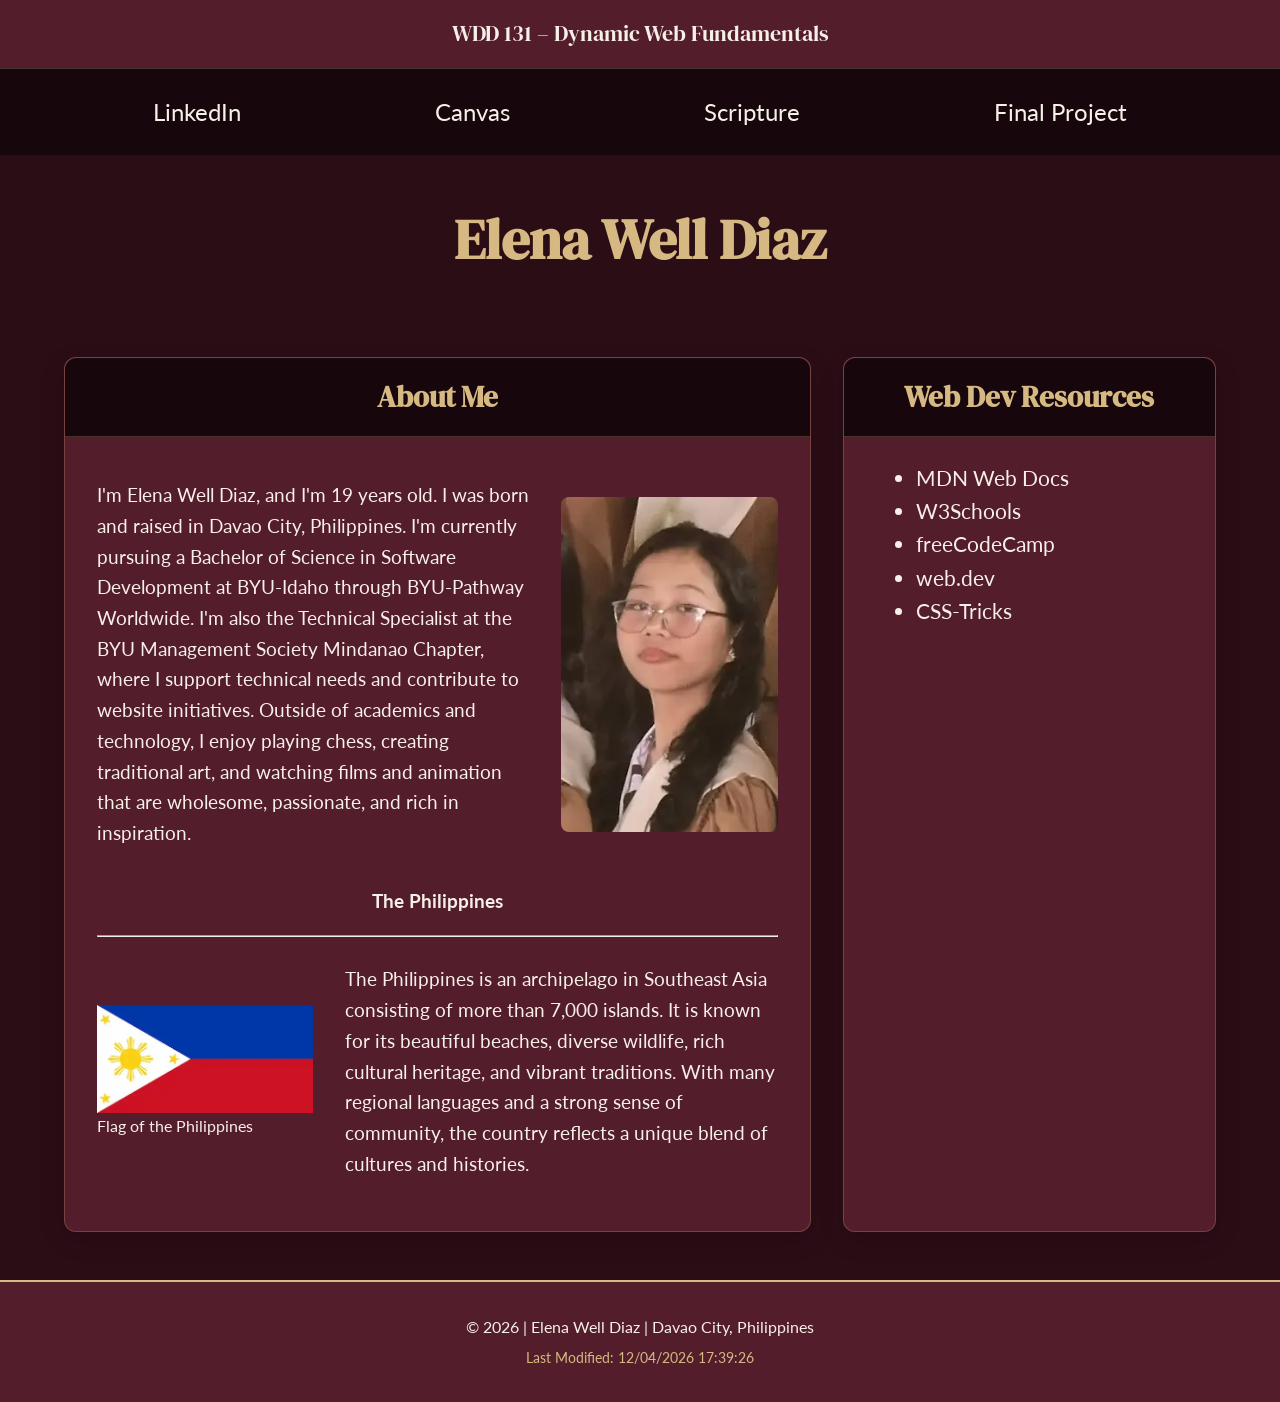
<file: index.html>
<!DOCTYPE html>
<html lang="en">
<head>
    <meta charset="UTF-8">
    <meta name="viewport" content="width=device-width, initial-scale=1.0">
    <meta name="description" content="A personal website by Elena Well Diaz for WDD 131 – Dynamic Web Fundamentals, featuring an introduction, location, and web development resources.">
    <meta name="author" content="Elena Well Diaz">
    <title>WDD 131 – Dynamic Web Fundamentals – Elena Well Diaz</title>

    <link rel="preconnect" href="https://fonts.googleapis.com">
    <link rel="preconnect" href="https://fonts.gstatic.com" crossorigin>
    <link href="https://fonts.googleapis.com/css2?family=DM+Serif+Display&family=Lato:wght@400;700&display=swap" rel="stylesheet">

    <link rel="stylesheet" href="styles/base.css">
    <script src="scripts/getdates.js" defer></script>
</head>
<body>
    <header>
        <span id="course-title">WDD 131 – Dynamic Web Fundamentals</span>

        <nav>
            <a href="https://www.linkedin.com/in/elena-well-diaz-121320391/">LinkedIn</a>
            <a href="https://byupw.instructure.com/">Canvas</a>
            <a href="https://www.churchofjesuschrist.org/study/scriptures">Scripture</a>
            <a href="#">Final Project</a>
        </nav>
    </header>

    <main>
        <h1>Elena Well Diaz</h1>

        <section class="card">
            <h2>About Me</h2>

            <div class="about-layout">
                <p>I'm Elena Well Diaz, and I'm 19 years old. I was born and raised in Davao City, Philippines. I'm currently pursuing a Bachelor of Science in Software Development at BYU-Idaho through BYU-Pathway Worldwide.
                    I'm also the Technical Specialist at the BYU Management Society Mindanao Chapter, where I support technical needs and contribute to website initiatives.
                    Outside of academics and technology, I enjoy playing chess, creating traditional art, and watching films and animation that are wholesome, passionate, and rich in inspiration.</p>

                <img src="images/my-profile.webp" alt="Profile photo of Elena Well Diaz">
            </div>

            <h3>The Philippines</h3>
            <hr>

            <div class="country-layout">
                <figure>
                    <img src="images/ph-flag.webp" alt="Flag of the Philippines">
                    <figcaption>Flag of the Philippines</figcaption>
                </figure>

                <p>The Philippines is an archipelago in Southeast Asia consisting of more than 7,000 islands.
                    It is known for its beautiful beaches, diverse wildlife, rich cultural heritage, and vibrant traditions.
                    With many regional languages and a strong sense of community, the country reflects a unique blend of cultures and histories.</p>
            </div>
        </section>

        <section class="card">
            <h2>Web Dev Resources</h2>

            <ul>
                <li>
                    <a href="https://developer.mozilla.org/en-US/">MDN Web Docs</a>
                </li>
                <li>
                    <a href="https://www.w3schools.com">W3Schools</a>
                </li>
                <li>
                    <a href="https://www.freecodecamp.org/">freeCodeCamp</a>
                </li>
                <li>
                    <a href="https://web.dev/">web.dev</a>
                </li>
                <li>
                    <a href="https://css-tricks.com/">CSS-Tricks</a>
                </li>
            </ul>
        </section>
    </main>

    <footer>
        <p>
            &copy; <span id="currentyear"></span>
          | Elena Well Diaz | Davao City, Philippines
        </p>
        <p id="lastModified"></p>
    </footer>
</body>
</html>
</file>
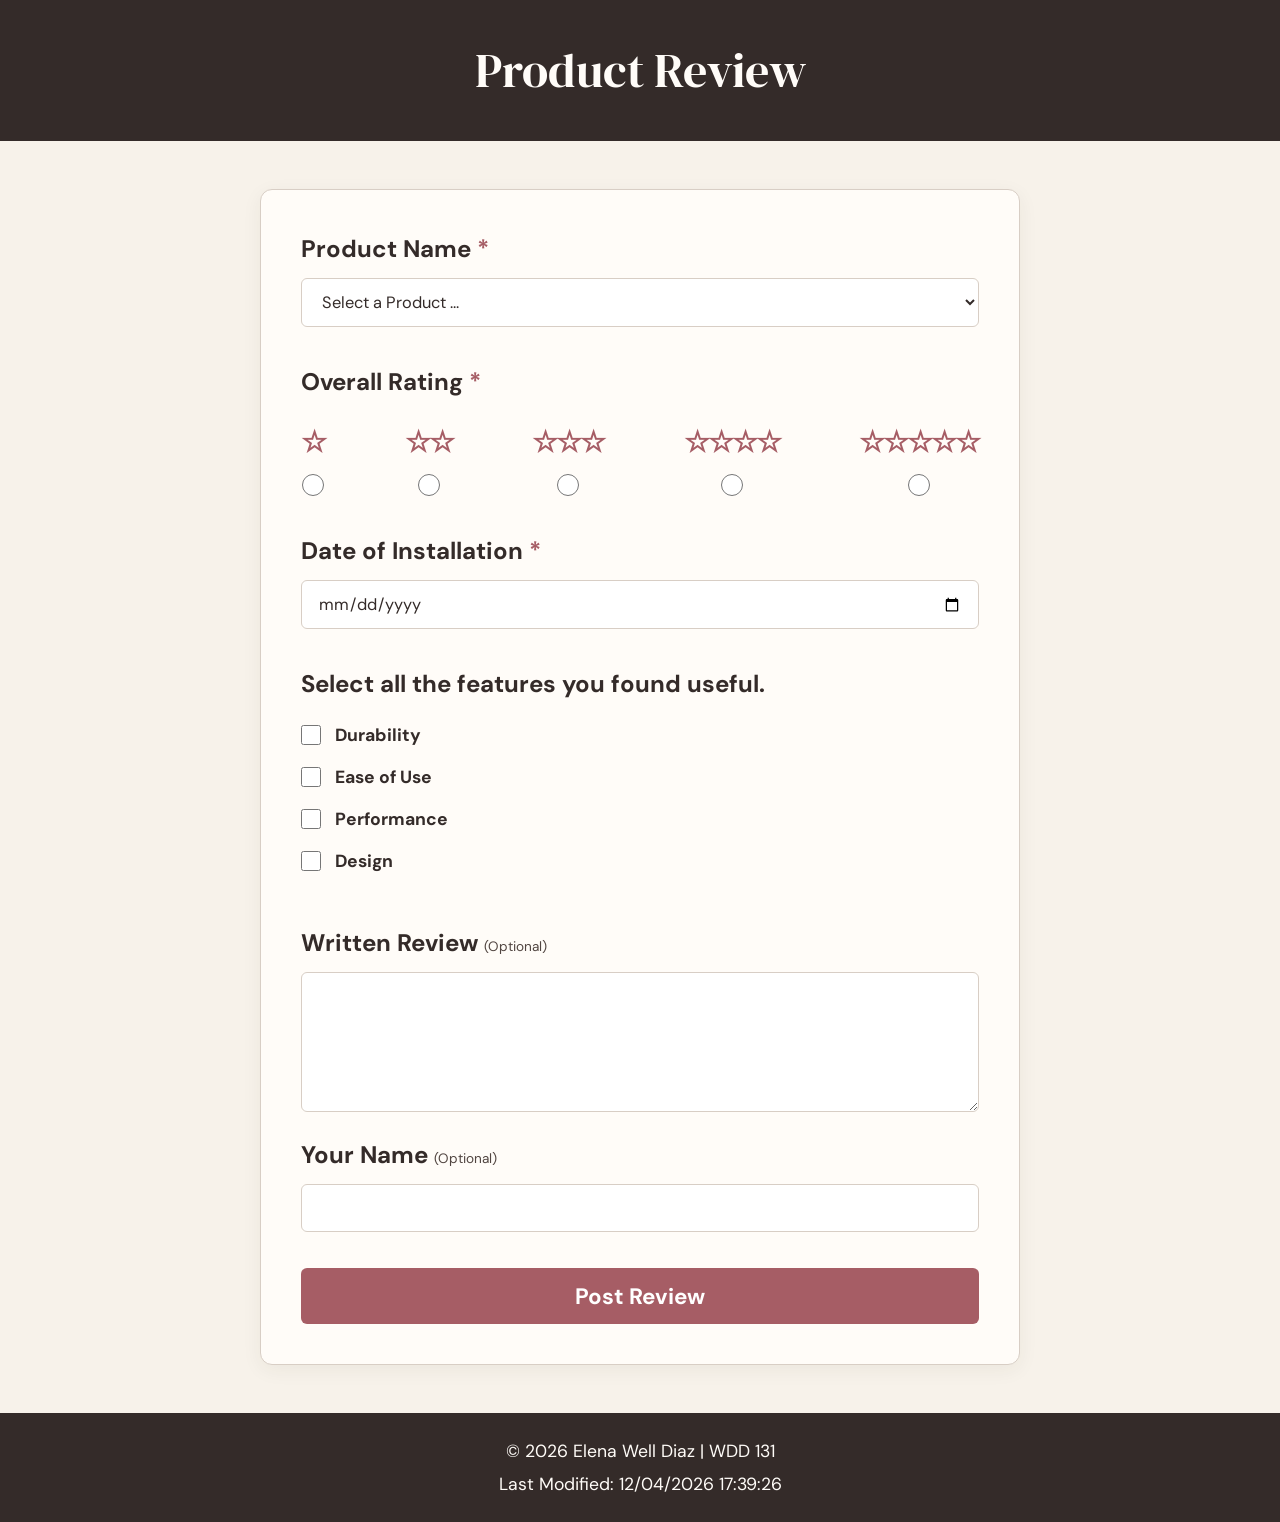
<file: form.html>
<!DOCTYPE html>
<html lang="en">
<head>
    <meta charset="UTF-8">
    <meta name="viewport" content="width=device-width, initial-scale=1.0">
    <meta name="description" content="Share your experience with a product by submitting a review.">
    <meta name="author" content="Elena Well Diaz">

    <title>Product Review | Elena Well Diaz</title>

    <link rel="preconnect" href="https://fonts.googleapis.com">
    <link rel="preconnect" href="https://fonts.gstatic.com" crossorigin>
    <link href="https://fonts.googleapis.com/css2?family=DM+Sans:wght@400;500;600;700&family=DM+Serif+Display&display=swap" rel="stylesheet">

    <link rel="stylesheet" href="styles/form.css">
    <script src="scripts/form.js" defer></script>
</head>

<body>
    <header>
        <h1>Product Review</h1>
    </header>

    <main>
        <form method="get" action="review.html">

            <fieldset>
                <label for="productName">Product Name</label>
                <select id="productName" name="productName" required>
                    <option value="" disabled selected>Select a Product ...</option>
                </select>
            </fieldset>

            <fieldset>
                <legend>Overall Rating</legend>

                <div class="rating-options">
                    <div>
                        <input type="radio" id="rating1" name="rating" value="1" required>
                        <label for="rating1">☆</label>
                    </div>

                    <div>
                        <input type="radio" id="rating2" name="rating" value="2" required>
                        <label for="rating2">☆☆</label>
                    </div>

                    <div>
                        <input type="radio" id="rating3" name="rating" value="3" required>
                        <label for="rating3">☆☆☆</label>
                    </div>

                    <div>
                        <input type="radio" id="rating4" name="rating" value="4" required>
                        <label for="rating4">☆☆☆☆</label>
                    </div>

                    <div>
                        <input type="radio" id="rating5" name="rating" value="5" required>
                        <label for="rating5">☆☆☆☆☆</label>
                    </div>
                </div>
            </fieldset>

            <fieldset>
                <label for="installationDate">Date of Installation</label>
                <input type="date" id="installationDate" name="installationDate" required>
            </fieldset>

            <fieldset class="features-fieldset">
                <legend>Select all the features you found useful.</legend>

                <div class="feature-option">
                    <input type="checkbox" id="durability" name="features" value="Durability">
                    <label for="durability">Durability</label>
                </div>

                <div class="feature-option">
                    <input type="checkbox" id="easeOfUse" name="features" value="Ease of Use">
                    <label for="easeOfUse">Ease of Use</label>
                </div>

                <div class="feature-option">
                    <input type="checkbox" id="performance" name="features" value="Performance">
                    <label for="performance">Performance</label>
                </div>

                <div class="feature-option">
                    <input type="checkbox" id="design" name="features" value="Design">
                    <label for="design">Design</label>
                </div>
            </fieldset>

            <fieldset>
                <label for="writtenReview">Written Review <span>(Optional)</span></label>
                <textarea id="writtenReview" name="writtenReview" rows="5"></textarea>

                <label for="userName">Your Name <span>(Optional)</span></label>
                <input type="text" id="userName" name="userName">
            </fieldset>

            <input type="submit" value="Post Review">

        </form>
    </main>

    <footer>
        <p>&copy; 2026 Elena Well Diaz | WDD 131</p>
        <p>Last Modified: <span id="lastModified"></span></p>
    </footer>
</body>
</html>
</file>
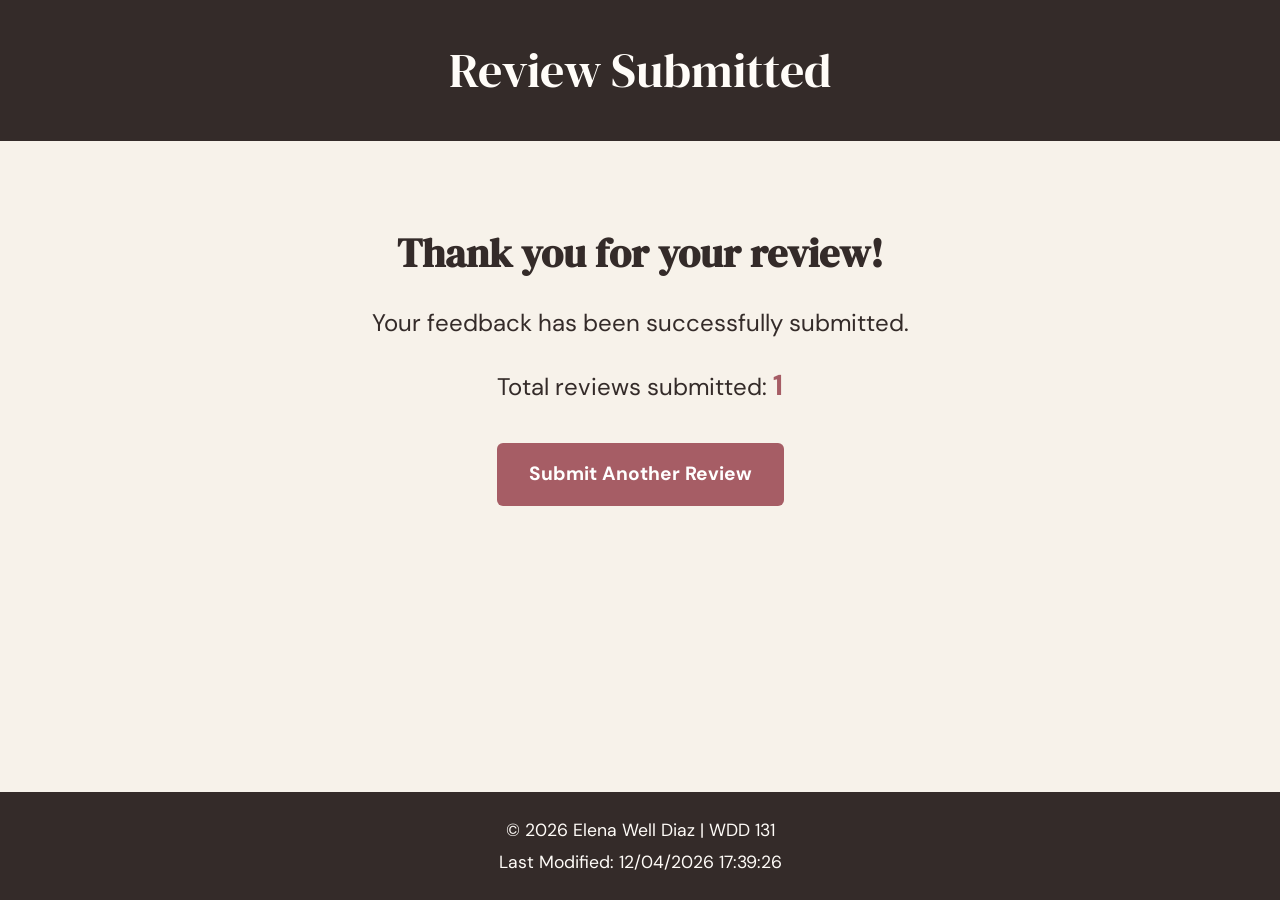
<file: review.html>
<!DOCTYPE html>
<html lang="en">
<head>
    <meta charset="UTF-8">
    <meta name="viewport" content="width=device-width, initial-scale=1.0">
    <meta name="description" content="Review submission confirmation page.">
    <meta name="author" content="Elena Well Diaz">

    <title>Review Submitted | Elena Well Diaz</title>

    <link rel="preconnect" href="https://fonts.googleapis.com">
    <link rel="preconnect" href="https://fonts.gstatic.com" crossorigin>
    <link href="https://fonts.googleapis.com/css2?family=DM+Sans:wght@400;500;600;700&family=DM+Serif+Display&display=swap" rel="stylesheet">

    <link rel="stylesheet" href="styles/form.css">
    <script src="scripts/review.js" defer></script>
</head>

<body>
    <header>
        <h1>Review Submitted</h1>
    </header>

    <main>
        <section class="confirmation">
            <h2>Thank you for your review!</h2>
            <p>Your feedback has been successfully submitted.</p>

            <p>Total reviews submitted:
                <strong id="reviewCount">0</strong>
            </p>

            <a href="form.html">Submit Another Review</a>
        </section>
    </main>

    <footer>
        <p>&copy; 2026 Elena Well Diaz | WDD 131</p>
        <p>Last Modified: <span id="lastModified"></span></p>
    </footer>
</body>
</html>
</file>
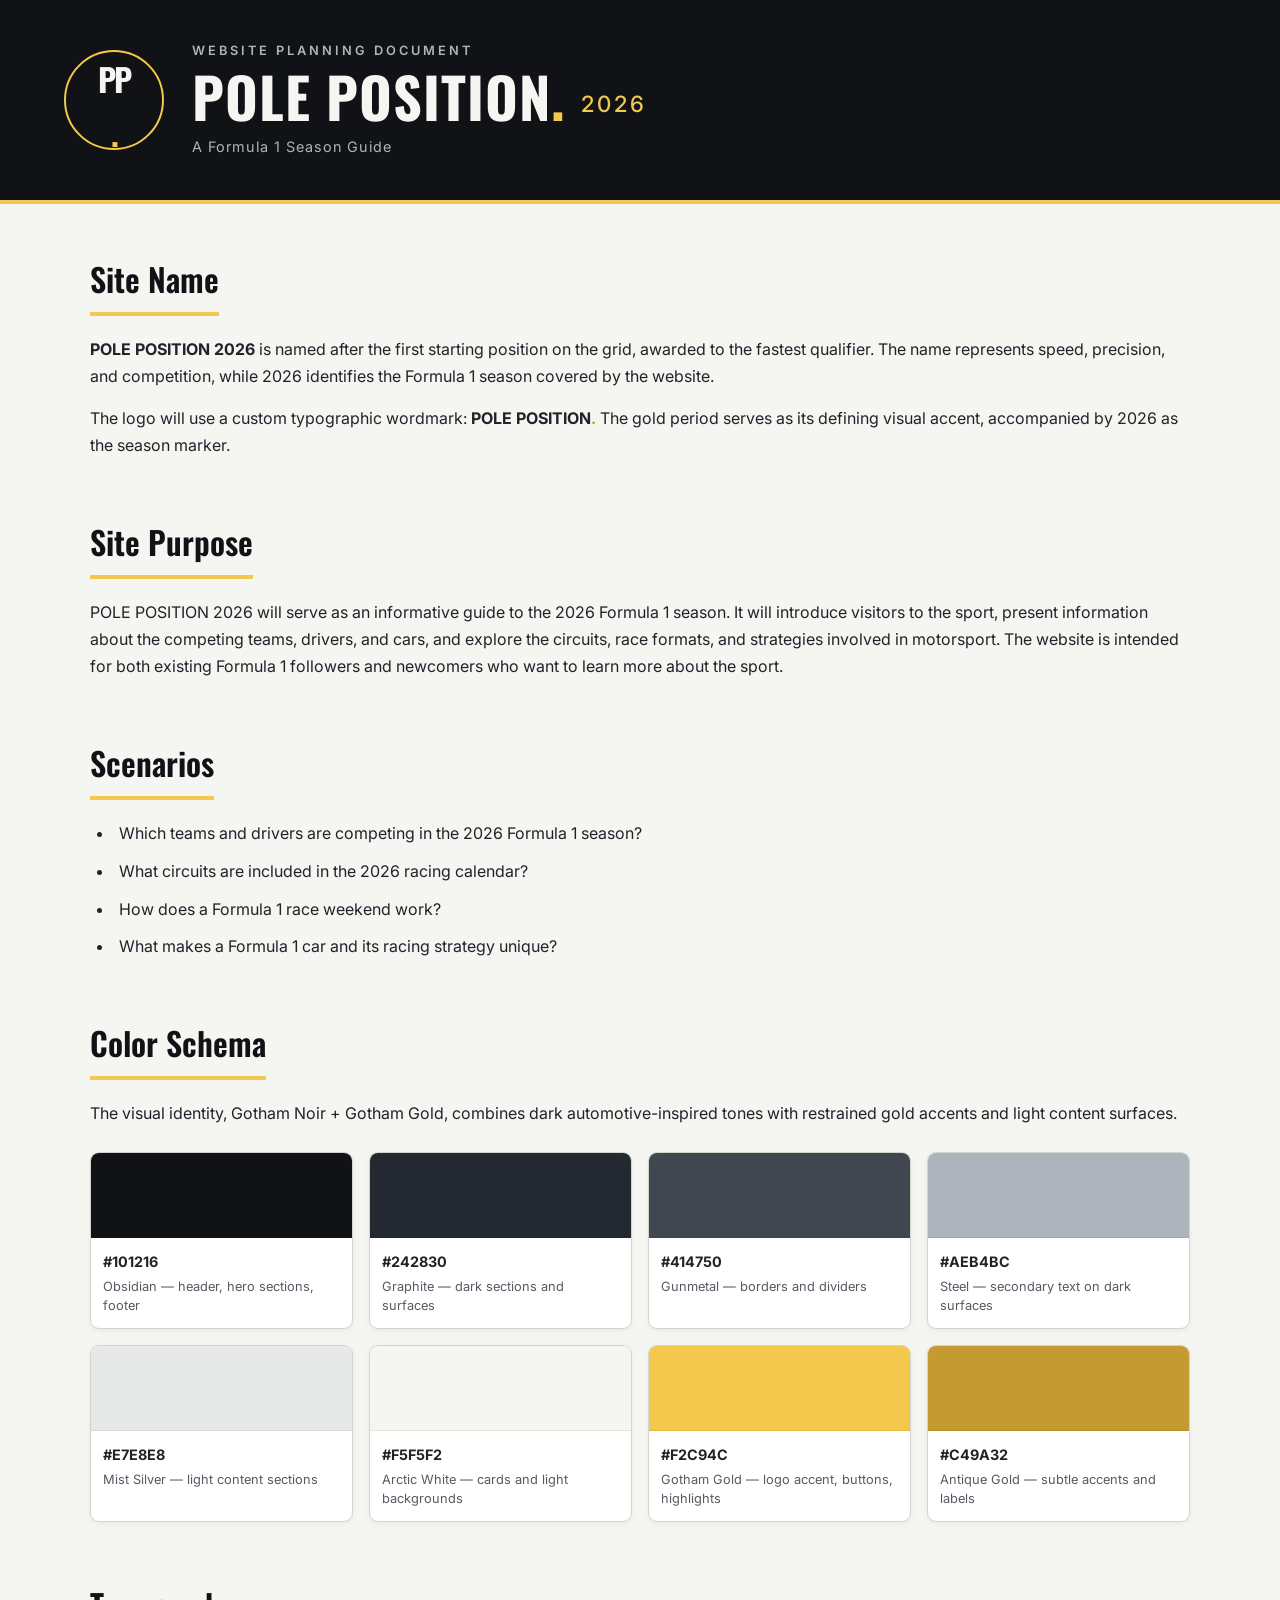
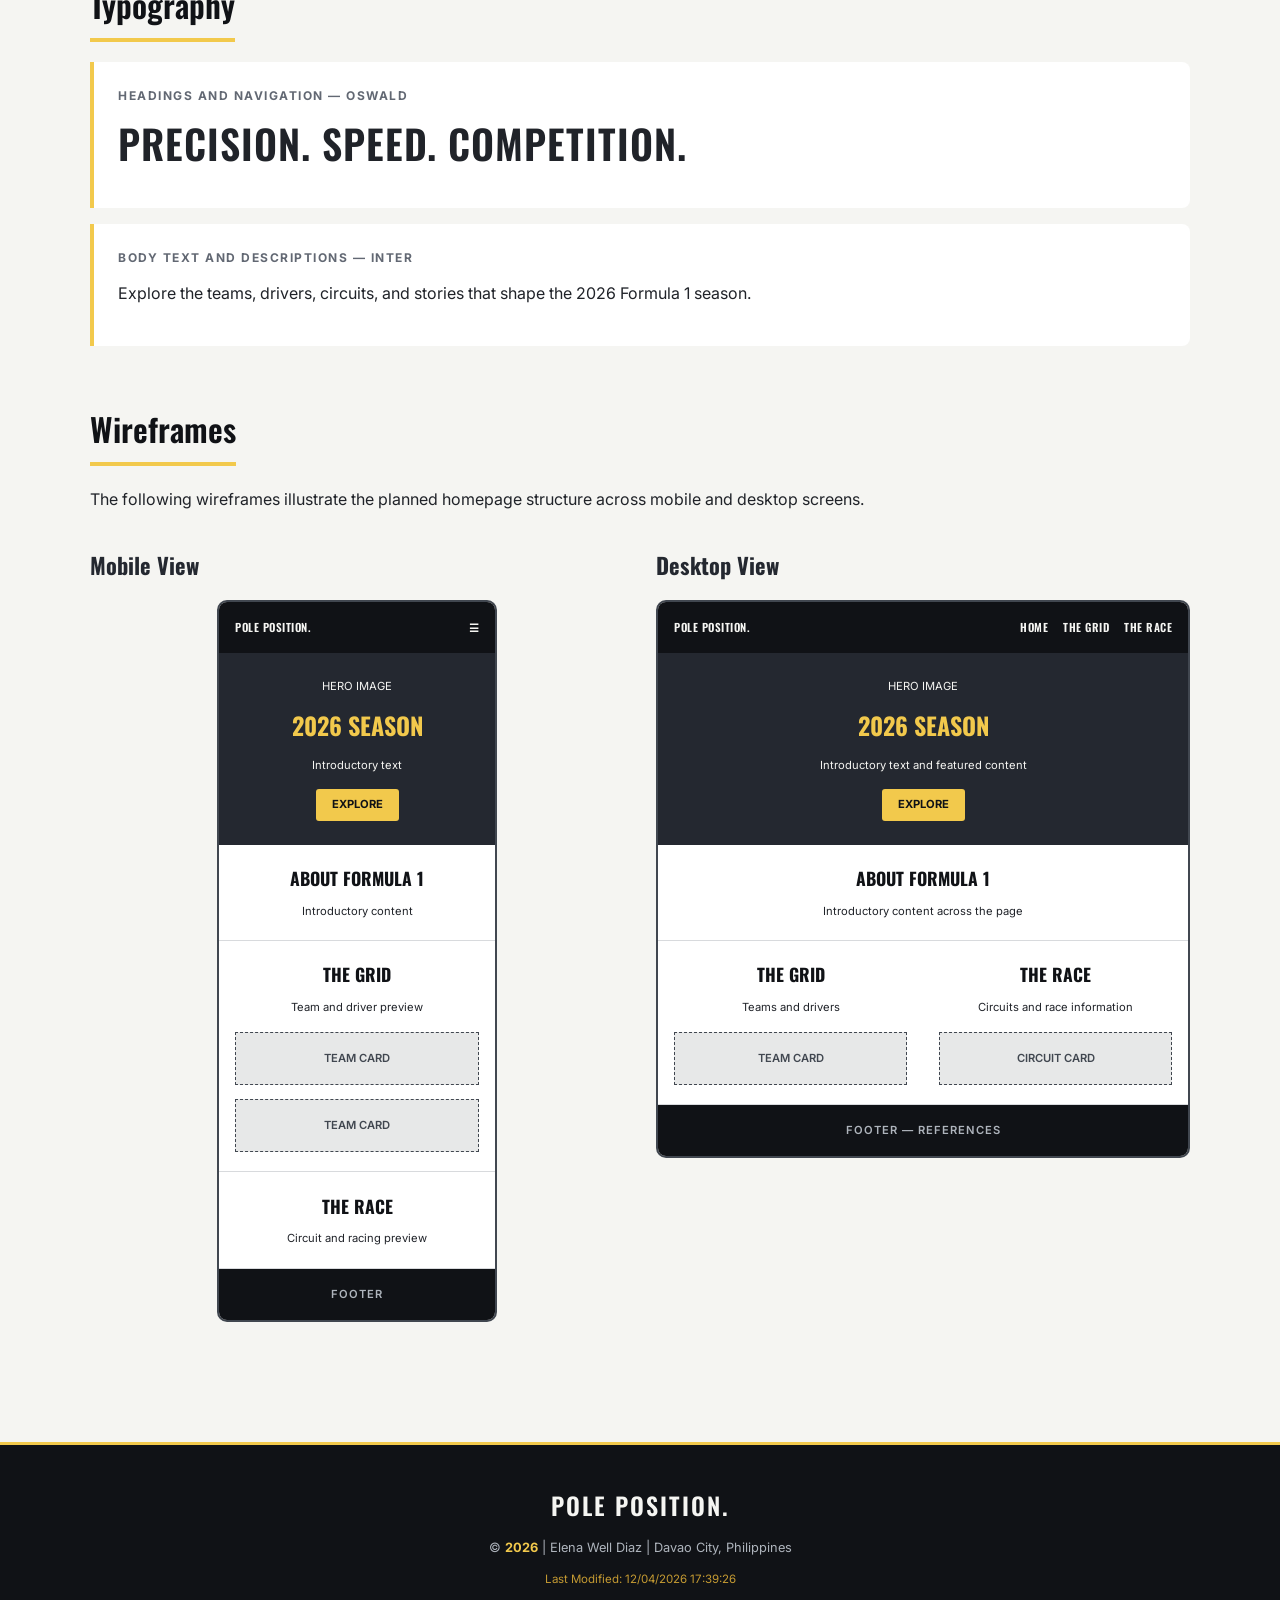
<file: project/siteplan.html>
<!DOCTYPE html>
<html lang="en">
<head>
    <meta charset="UTF-8">
    <meta name="viewport" content="width=device-width, initial-scale=1.0">
    <meta name="description" content="Website planning document for POLE POSITION 2026, a Formula 1 information website.">
    <meta name="author" content="Elena Well Diaz">
    <title>Website Planning Document | POLE POSITION 2026</title>

    <link rel="preconnect" href="https://fonts.googleapis.com">
    <link rel="preconnect" href="https://fonts.gstatic.com" crossorigin>
    <link href="https://fonts.googleapis.com/css2?family=Inter:wght@400;500;600;700&family=Oswald:wght@400;500;600;700&display=swap" rel="stylesheet">

    <link rel="stylesheet" href="styles/siteplan.css">
</head>

<body>
    <header class="site-header">
        <div class="brand-mark" aria-hidden="true">
            PP<span>.</span>
        </div>

        <div class="header-content">
            <p class="document-label">Website Planning Document</p>
            <h1>POLE POSITION<span>.</span> <small>2026</small></h1>
            <p class="header-tagline">A Formula 1 Season Guide</p>
        </div>
    </header>

    <main>
        <section class="plan-section" id="site-name">
            <h2>Site Name</h2>
            <p>
                <strong>POLE POSITION 2026</strong> is named after the
                first starting position on the grid, awarded to the
                fastest qualifier. The name represents speed, precision,
                and competition, while 2026 identifies the Formula 1
                season covered by the website.
            </p>
            <p>
                The logo will use a custom typographic wordmark:
                <strong>POLE POSITION<span class="gold-text">.</span></strong>
                The gold period serves as its defining visual accent,
                accompanied by 2026 as the season marker.
            </p>
        </section>

        <section class="plan-section" id="site-purpose">
            <h2>Site Purpose</h2>
            <p>
                POLE POSITION 2026 will serve as an informative guide
                to the 2026 Formula 1 season. It will introduce visitors
                to the sport, present information about the competing
                teams, drivers, and cars, and explore the circuits,
                race formats, and strategies involved in motorsport.
                The website is intended for both existing Formula 1
                followers and newcomers who want to learn more about
                the sport.
            </p>
        </section>

        <section class="plan-section" id="scenarios">
            <h2>Scenarios</h2>
            <ul>
                <li>Which teams and drivers are competing in the 2026 Formula 1 season?</li>
                <li>What circuits are included in the 2026 racing calendar?</li>
                <li>How does a Formula 1 race weekend work?</li>
                <li>What makes a Formula 1 car and its racing strategy unique?</li>
            </ul>
        </section>

        <section class="plan-section" id="color-schema">
            <h2>Color Schema</h2>
            <p>
                The visual identity, Gotham Noir + Gotham Gold, combines
                dark automotive-inspired tones with restrained gold
                accents and light content surfaces.
            </p>

            <div class="color-palette">
                <div class="color-card">
                    <div class="color-swatch obsidian"></div>
                    <div class="color-info">
                        <strong>#101216</strong>
                        <p>Obsidian — header, hero sections, footer</p>
                    </div>
                </div>

                <div class="color-card">
                    <div class="color-swatch graphite"></div>
                    <div class="color-info">
                        <strong>#242830</strong>
                        <p>Graphite — dark sections and surfaces</p>
                    </div>
                </div>

                <div class="color-card">
                    <div class="color-swatch gunmetal"></div>
                    <div class="color-info">
                        <strong>#414750</strong>
                        <p>Gunmetal — borders and dividers</p>
                    </div>
                </div>

                <div class="color-card">
                    <div class="color-swatch steel"></div>
                    <div class="color-info">
                        <strong>#AEB4BC</strong>
                        <p>Steel — secondary text on dark surfaces</p>
                    </div>
                </div>

                <div class="color-card">
                    <div class="color-swatch mist"></div>
                    <div class="color-info">
                        <strong>#E7E8E8</strong>
                        <p>Mist Silver — light content sections</p>
                    </div>
                </div>

                <div class="color-card">
                    <div class="color-swatch arctic"></div>
                    <div class="color-info">
                        <strong>#F5F5F2</strong>
                        <p>Arctic White — cards and light backgrounds</p>
                    </div>
                </div>

                <div class="color-card">
                    <div class="color-swatch gold"></div>
                    <div class="color-info">
                        <strong>#F2C94C</strong>
                        <p>Gotham Gold — logo accent, buttons, highlights</p>
                    </div>
                </div>

                <div class="color-card">
                    <div class="color-swatch antique"></div>
                    <div class="color-info">
                        <strong>#C49A32</strong>
                        <p>Antique Gold — subtle accents and labels</p>
                    </div>
                </div>
            </div>
        </section>

        <section class="plan-section" id="typography">
            <h2>Typography</h2>

            <div class="font-sample">
                <p class="font-role">Headings and Navigation — Oswald</p>
                <p class="oswald-sample">PRECISION. SPEED. COMPETITION.</p>
            </div>

            <div class="font-sample">
                <p class="font-role">Body Text and Descriptions — Inter</p>
                <p class="inter-sample">
                    Explore the teams, drivers, circuits, and stories
                    that shape the 2026 Formula 1 season.
                </p>
            </div>
        </section>

        <section class="plan-section" id="wireframes">
            <h2>Wireframes</h2>
            <p>
                The following wireframes illustrate the planned
                homepage structure across mobile and desktop screens.
            </p>

            <div class="wireframe-container">
                <div class="wireframe-example">
                    <h3>Mobile View</h3>
                    <div class="mobile-wireframe">
                        <div class="wf-header">
                            <span>POLE POSITION.</span>
                            <span aria-hidden="true">☰</span>
                        </div>

                        <div class="wf-hero">
                            <span>HERO IMAGE</span>
                            <strong>2026 SEASON</strong>
                            <span>Introductory text</span>
                            <span class="wf-button">EXPLORE</span>
                        </div>

                        <div class="wf-section">
                            <strong>ABOUT FORMULA 1</strong>
                            <span>Introductory content</span>
                        </div>

                        <div class="wf-section">
                            <strong>THE GRID</strong>
                            <span>Team and driver preview</span>
                            <div class="wf-card">TEAM CARD</div>
                            <div class="wf-card">TEAM CARD</div>
                        </div>

                        <div class="wf-section">
                            <strong>THE RACE</strong>
                            <span>Circuit and racing preview</span>
                        </div>

                        <div class="wf-footer">FOOTER</div>
                    </div>
                </div>

                <div class="wireframe-example">
                    <h3>Desktop View</h3>
                    <div class="desktop-wireframe">
                        <div class="wf-header">
                            <span>POLE POSITION.</span>
                            <span>HOME　 THE GRID　 THE RACE</span>
                        </div>

                        <div class="wf-hero">
                            <span>HERO IMAGE</span>
                            <strong>2026 SEASON</strong>
                            <span>Introductory text and featured content</span>
                            <span class="wf-button">EXPLORE</span>
                        </div>

                        <div class="wf-section">
                            <strong>ABOUT FORMULA 1</strong>
                            <span>Introductory content across the page</span>
                        </div>

                        <div class="wf-columns">
                            <div class="wf-section">
                                <strong>THE GRID</strong>
                                <span>Teams and drivers</span>
                                <div class="wf-card">TEAM CARD</div>
                            </div>

                            <div class="wf-section">
                                <strong>THE RACE</strong>
                                <span>Circuits and race information</span>
                                <div class="wf-card">CIRCUIT CARD</div>
                            </div>
                        </div>

                        <div class="wf-footer">FOOTER — REFERENCES</div>
                    </div>
                </div>
            </div>
        </section>
    </main>

    <footer class="site-footer">
        <p>
            &copy; <span id="currentyear"></span>
            | Elena Well Diaz | Davao City, Philippines
        </p>
        <p id="lastModified"></p>
    </footer>

    <script src="scripts/siteplan.js" defer></script>
</body>
</html>
</file>
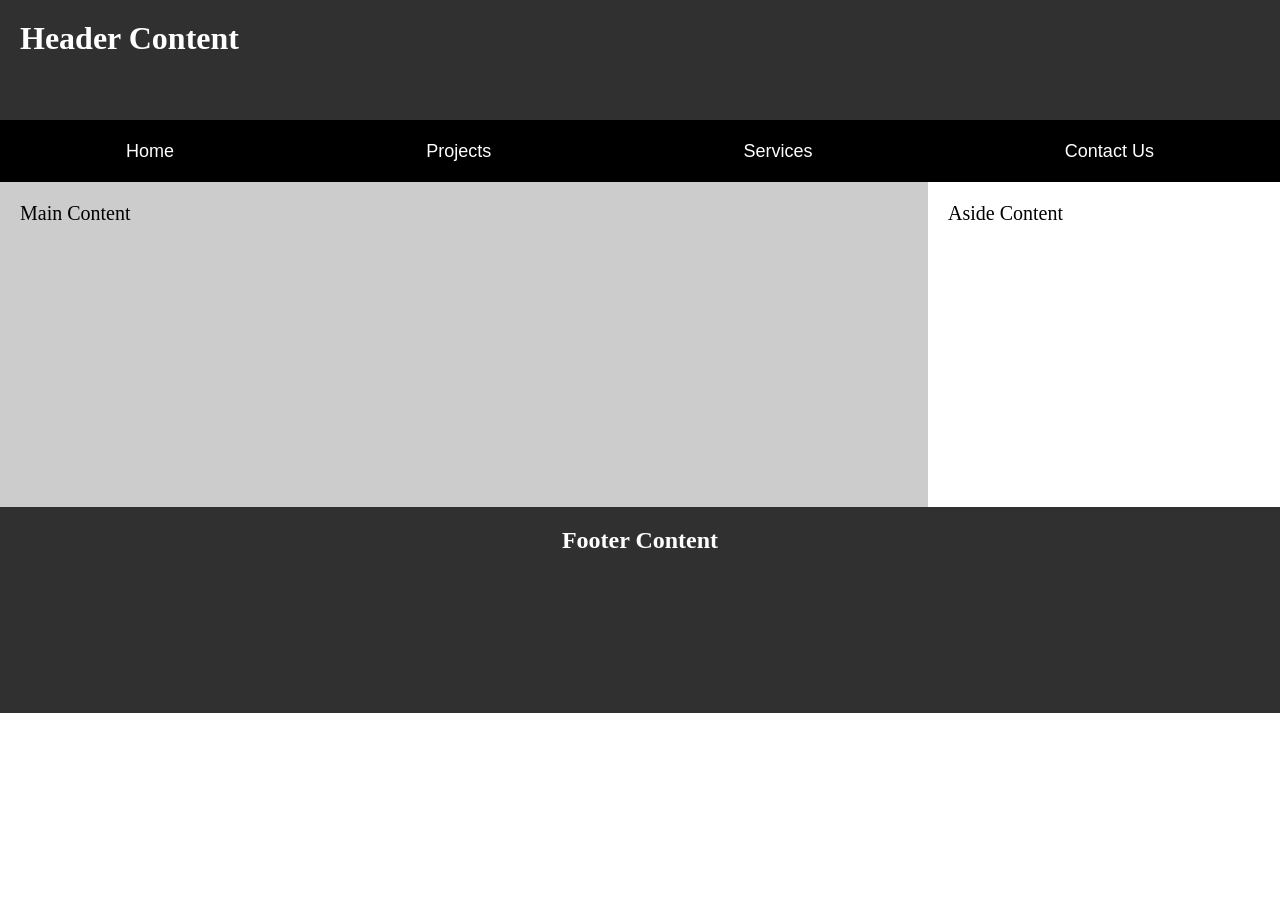
<file: week01/basic-layout.html>
<!DOCTYPE html>
<html lang="en">
<head>
    <meta charset="UTF-8">
    <meta name="viewport" content="width=device-width, initial-scale=1.0">
    <title>Elena Well Diaz | WDD 131</title>
    <link rel="stylesheet" href="styles/layout.css">
</head>
<body>
    <header>
        <h1>
            Header Content
        </h1>
    </header>

    <nav>
        <ul>

            <li><a href="#">Home</a></li>
            <li><a href="#">Projects</a></li>
            <li><a href="#">Services</a></li>
            <li><a href="#">Contact Us</a></li>

        </ul>
    </nav>

    <div class="content">
        <main>
            <p>Main Content</p>
        </main>

        <aside>
            <p>Aside Content</p>
        </aside>
    </div>

    <footer>
        <h2>Footer Content</h2>
    </footer>
    
</body>
</html>
</file>
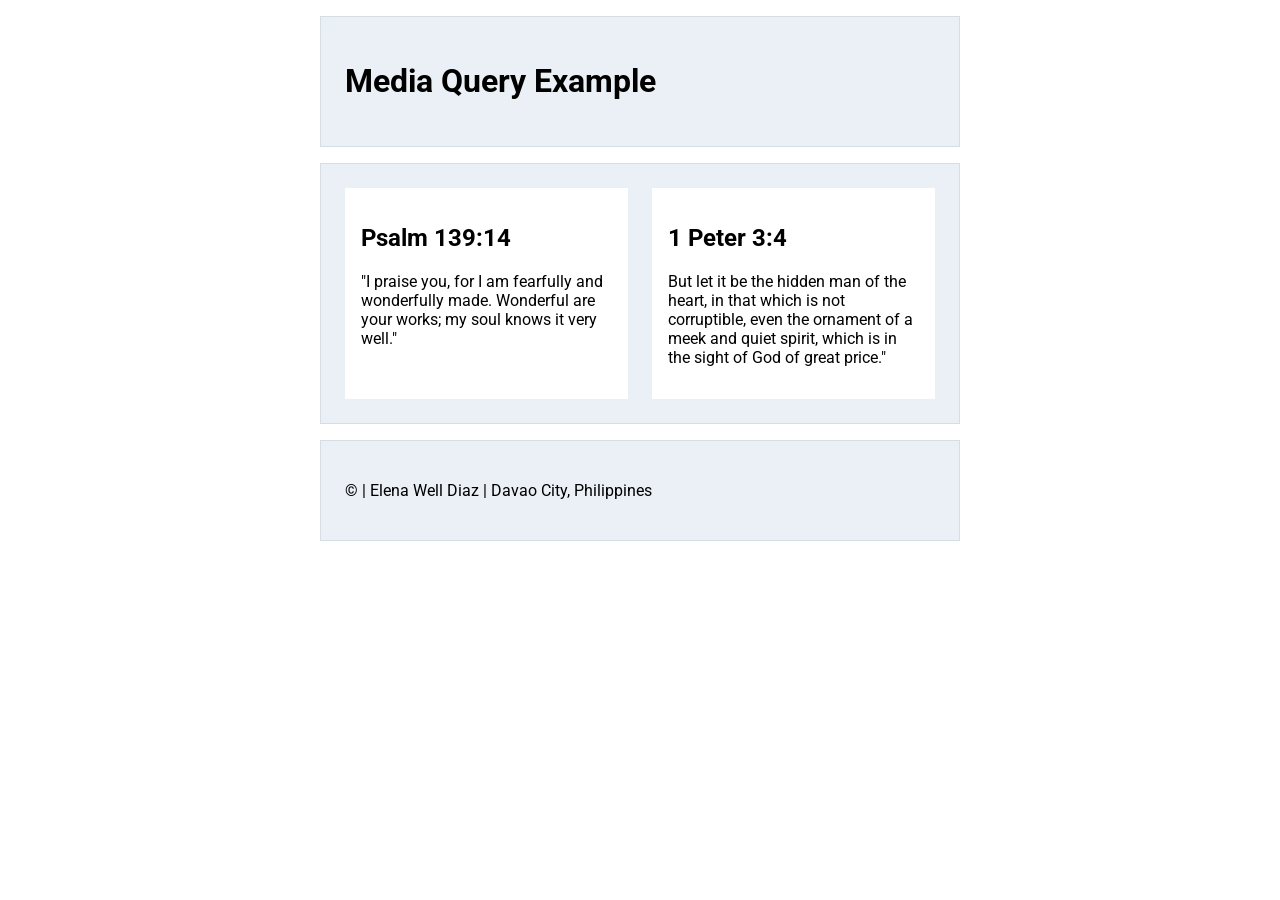
<file: week02/media-query.html>
<!DOCTYPE html>
<html lang="en">
<head>
    <meta charset="UTF-8">
    <meta name="viewport" content="width=device-width, initial-scale=1.0">
    <meta name="description" content="Media query learning activity example page.">
    <meta name="author" content="Elena Well Diaz">
    <title>WDD 131 - Media Query Example</title>
    <link rel="preconnect" href="https://fonts.googleapis.com">
    <link rel="preconnect" href="https://fonts.gstatic.com" crossorigin>
    <link href="https://fonts.googleapis.com/css2?family=Permanent+Marker&family=Roboto:ital,wght@0,100..900;1,100..900&display=swap" rel="stylesheet">
    <link rel="stylesheet" href="styles/media-query.css">
    <link rel="stylesheet" href="styles/media-query-large.css">
    

</head>
<body>
    <header>
        <h1>Media Query Example</h1>
    </header>
    <main>
        <section>
            <h2>Psalm 139:14 </h2>
            <p>"I praise you, for I am fearfully and wonderfully made. Wonderful are your works; my soul knows it very well."</p>
        </section>
        <section>
            <h2>1 Peter 3:4 </h2>
            <p>But let it be the hidden man of the heart, in that which is not corruptible, even the ornament of a meek and quiet spirit, which is in the sight of God of great price."</p>
        </section>
    </main>
    <footer>
        <p>
            &copy; <span id="currentyear"></span>
          | Elena Well Diaz | Davao City, Philippines
        </p>
        <p id="lastModified"></p>
    </footer>    
</body>
</html>
</file>
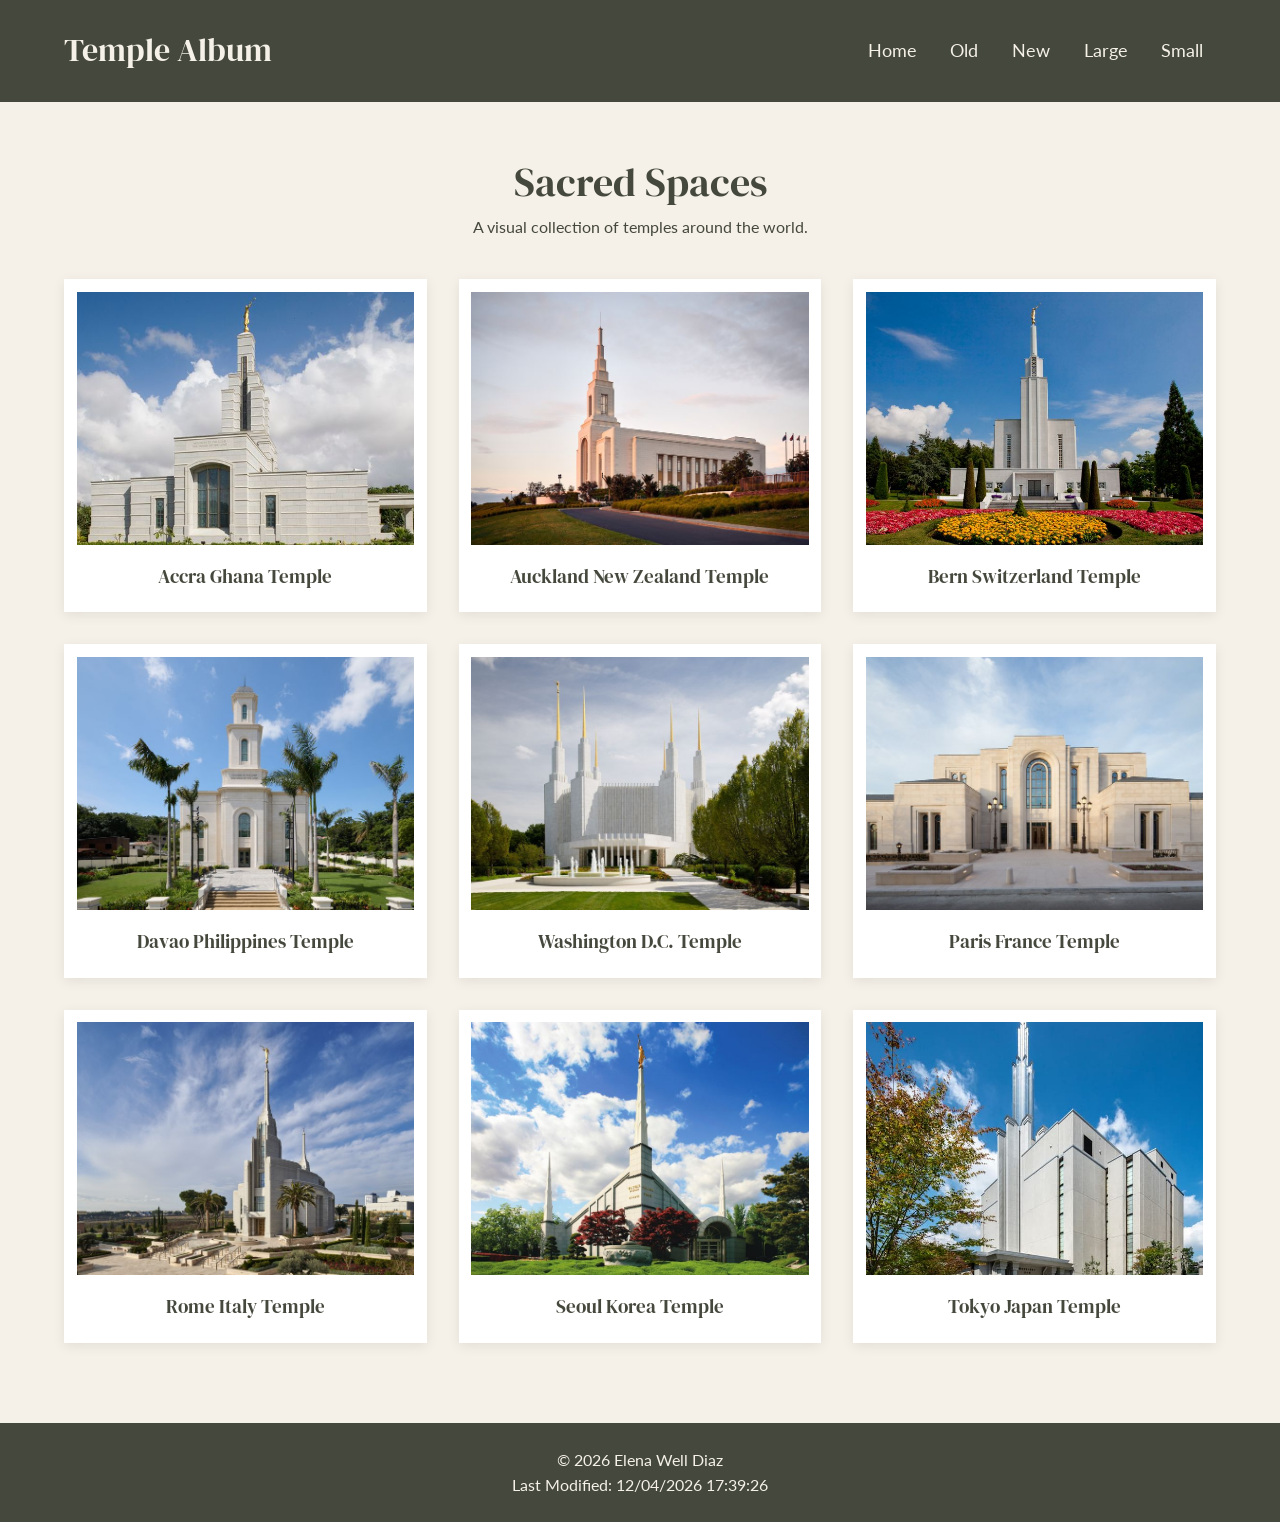
<file: week02/temples.html>
<!DOCTYPE html>
<html lang="en">
<head>
    <meta charset="UTF-8">
    <meta name="viewport" content="width=device-width, initial-scale=1.0">
    <meta name="description" content="A collection of beautiful temples of The Church of Jesus Christ of Latter-day Saints around the world.">
    <meta name="author" content="Elena Well Diaz">
    <title>Temple Album | Sacred Spaces</title>

    <!-- Google Fonts -->
    <link rel="preconnect" href="https://fonts.googleapis.com">
    <link rel="preconnect" href="https://fonts.gstatic.com" crossorigin>
    <link href="https://fonts.googleapis.com/css2?family=DM+Serif+Display&family=Lato:wght@400;500;700&display=swap" rel="stylesheet">

    <!-- CSS -->
    <link rel="stylesheet" href="styles/temples.css">
    <link rel="stylesheet" href="styles/temples-large.css">

    <!-- JavaScript -->
    <script src="scripts/temples.js" defer></script>
</head>
<body>
    <header>
        <h1>Temple Album</h1>

        <button
            id="menu-button"
            aria-label="Open navigation menu"
            aria-expanded="false"
            aria-controls="primary-navigation">
            ☰
        </button>

        <nav id="primary-navigation">
            <ul>
                <li><a href="#">Home</a></li>
                <li><a href="#">Old</a></li>
                <li><a href="#">New</a></li>
                <li><a href="#">Large</a></li>
                <li><a href="#">Small</a></li>
            </ul>
        </nav>
    </header>

    <main>
        <h2>Sacred Spaces</h2>
        <p>A visual collection of temples around the world.</p>

        <div class="temple-gallery">
            <figure>
                <img src="images/accra-temple.jpeg" alt="Accra Ghana Temple exterior">
                <figcaption>Accra Ghana Temple</figcaption>
            </figure>

            <figure>
                <img src="images/auckland-temple.jpeg" alt="Auckland New Zealand Temple">
                <figcaption>Auckland New Zealand Temple</figcaption>
            </figure>

            <figure>
                <img src="images/bern-temple.jpeg" alt="Bern Switzerland Temple">
                <figcaption>Bern Switzerland Temple</figcaption>
            </figure>

            <figure>
                <img src="images/davao-temple.jpeg" alt="Davao Philippines Temple">
                <figcaption>Davao Philippines Temple</figcaption>
            </figure>

            <figure>
                <img src="images/washington-temple.jpeg" alt="Washington D.C. Temple">
                <figcaption>Washington D.C. Temple</figcaption>
            </figure>

            <figure>
                <img src="images/paris-temple.jpeg" alt="Paris France Temple">
                <figcaption>Paris France Temple</figcaption>
            </figure>

            <figure>
                <img src="images/rome-temple.jpeg" alt="Rome Italy Temple">
                <figcaption>Rome Italy Temple</figcaption>
            </figure>

            <figure>
                <img src="images/seoul-temple.jpeg" alt="Seoul Korea Temple">
                <figcaption>Seoul Korea Temple</figcaption>
            </figure>

            <figure>
                <img src="images/tokyo-temple.jpg" alt="Tokyo Japan Temple">
                <figcaption>Tokyo Japan Temple</figcaption>
            </figure>
        </div>
    </main>

    <footer>
        <p>&copy; <span id="currentyear"></span> Elena Well Diaz</p>
        <p>Last Modified: <span id="lastModified"></span></p>
    </footer>
</body>
</html>
</file>
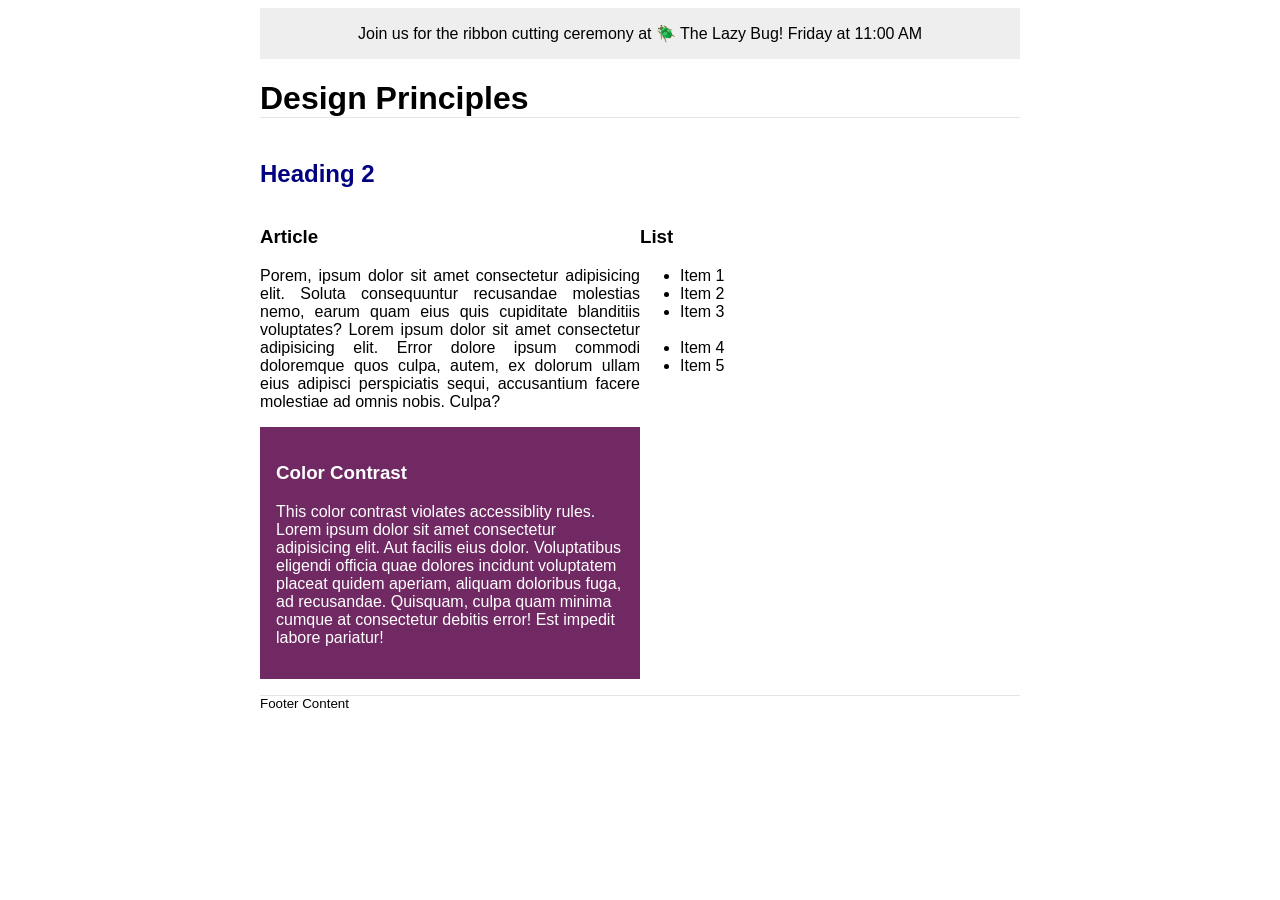
<file: week03/design.html>
<!DOCTYPE html>
<html lang="en">
<head>
    <meta charset="UTF-8">
    <meta name="viewport" content="width=device-width, initial-scale=1.0">
     <meta name="description" content="A website where I can demonstrate various design principles.">
    <meta name="author" content="Elena Well Diaz">
    <link rel="stylesheet" href="styles/design.css">
    <title>Design Activity</title>
</head>
<body>
    <header>
	<div class="banner">
    Join us for the ribbon cutting ceremony at 🪲 The Lazy Bug!
    Friday at 11:00 AM
   </div>
	<h1>Design Principles</h1>
   </header>
<main>
	<h2>Heading 2</h2>
	<section>
		<h3>Article</h3>
		<article>
			<p>Porem, ipsum dolor sit amet consectetur adipisicing elit. Soluta consequuntur recusandae molestias nemo, earum quam eius quis cupiditate blanditiis voluptates? Lorem ipsum dolor sit amet consectetur adipisicing elit. Error dolore ipsum commodi doloremque quos culpa, autem, ex dolorum ullam eius adipisci perspiciatis sequi, accusantium facere molestiae ad omnis nobis. Culpa?</p>
		</article>
	</section>
	<section>
		<h3>List</h3>
		<ul>
			<li>Item 1</li>
			<li>Item 2</li>
			<li>Item 3<br><br></li>
			<li>Item 4</li>
			<li>Item 5</li>
		</ul>
	</section>
	<div class="callout">
		<h3>Color Contrast</h3>
		<p>This color contrast violates accessiblity rules. Lorem ipsum dolor sit amet consectetur adipisicing elit. Aut facilis eius dolor. Voluptatibus eligendi officia quae dolores incidunt voluptatem placeat quidem aperiam, aliquam doloribus fuga, ad recusandae. Quisquam, culpa quam minima cumque at consectetur debitis error! Est impedit labore pariatur!</p>
	</div>
</main>
<footer>
	Footer Content
</footer>
    
</body>
</html>
</file>
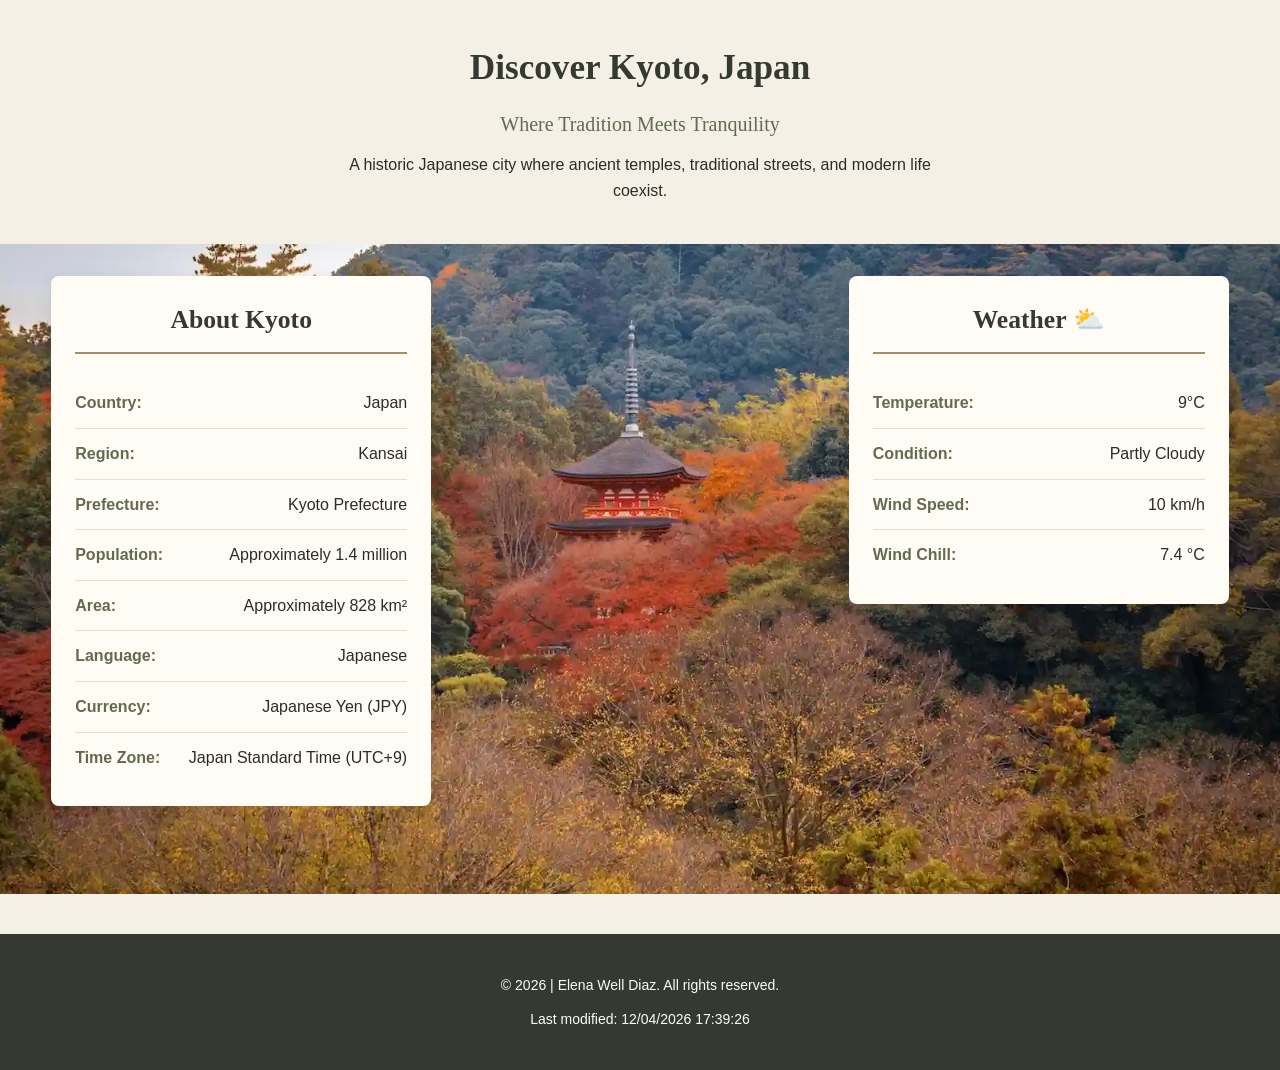
<file: week03/place.html>
<!DOCTYPE html>
<html lang="en">
<head>
    <meta charset="UTF-8">
    <meta name="viewport" content="width=device-width, initial-scale=1.0">
    <meta name="description" content="Discover Kyoto, Japan, a city known for its historic temples, traditional architecture, and cultural heritage.">
    <meta name="author" content="Elena Well Diaz">
    <title>Discover Kyoto, Japan | Elena Well Diaz</title>
    <link rel="stylesheet" href="styles/place.css">
    <script src="scripts/place.js" defer></script>
</head>
<body>
    <header>
        <h1>Discover Kyoto, Japan</h1>
        <h2>Where Tradition Meets Tranquility</h2>
        <p>A historic Japanese city where ancient temples, traditional streets, and modern life coexist.</p>
    </header>

    <main>
        <section class="hero">
            <picture>
                <source
                    media="(max-width: 600px)"
                    srcset="images/kyoto-mobile.webp">
                <img
                    src="images/kyoto-desktop-landscape.webp"
                    alt="Traditional pagoda in Kyoto, Japan">
            </picture>
        </section>

        <section class="data">
            <h2>About Kyoto</h2>
            <ul>
                <li><strong>Country:</strong> Japan</li>
                <li><strong>Region:</strong> Kansai</li>
                <li><strong>Prefecture:</strong> Kyoto Prefecture</li>
                <li><strong>Population:</strong> Approximately 1.4 million</li>
                <li><strong>Area:</strong> Approximately 828 km²</li>
                <li><strong>Language:</strong> Japanese</li>
                <li><strong>Currency:</strong> Japanese Yen (JPY)</li>
                <li><strong>Time Zone:</strong> Japan Standard Time (UTC+9)</li>
            </ul>
        </section>

        <section class="weather">
            <h2>Weather</h2>
            <img
                class="weather-icon"
                src="images/cloud-sun.svg"
                alt="Partly cloudy">

            <ul>
                <li><strong>Temperature:</strong> 9°C</li>
                <li><strong>Condition:</strong> Partly Cloudy</li>
                <li><strong>Wind Speed:</strong> 10 km/h</li>
                <li><strong>Wind Chill:</strong> <span id="windchill"></span></li>
            </ul>
        </section>
    </main>

    <footer>
        <p>
            &copy; <span id="currentyear"></span>
            | Elena Well Diaz. All rights reserved.
        </p>
        <p id="lastModified"></p>
    </footer>
</body>
</html>
</file>
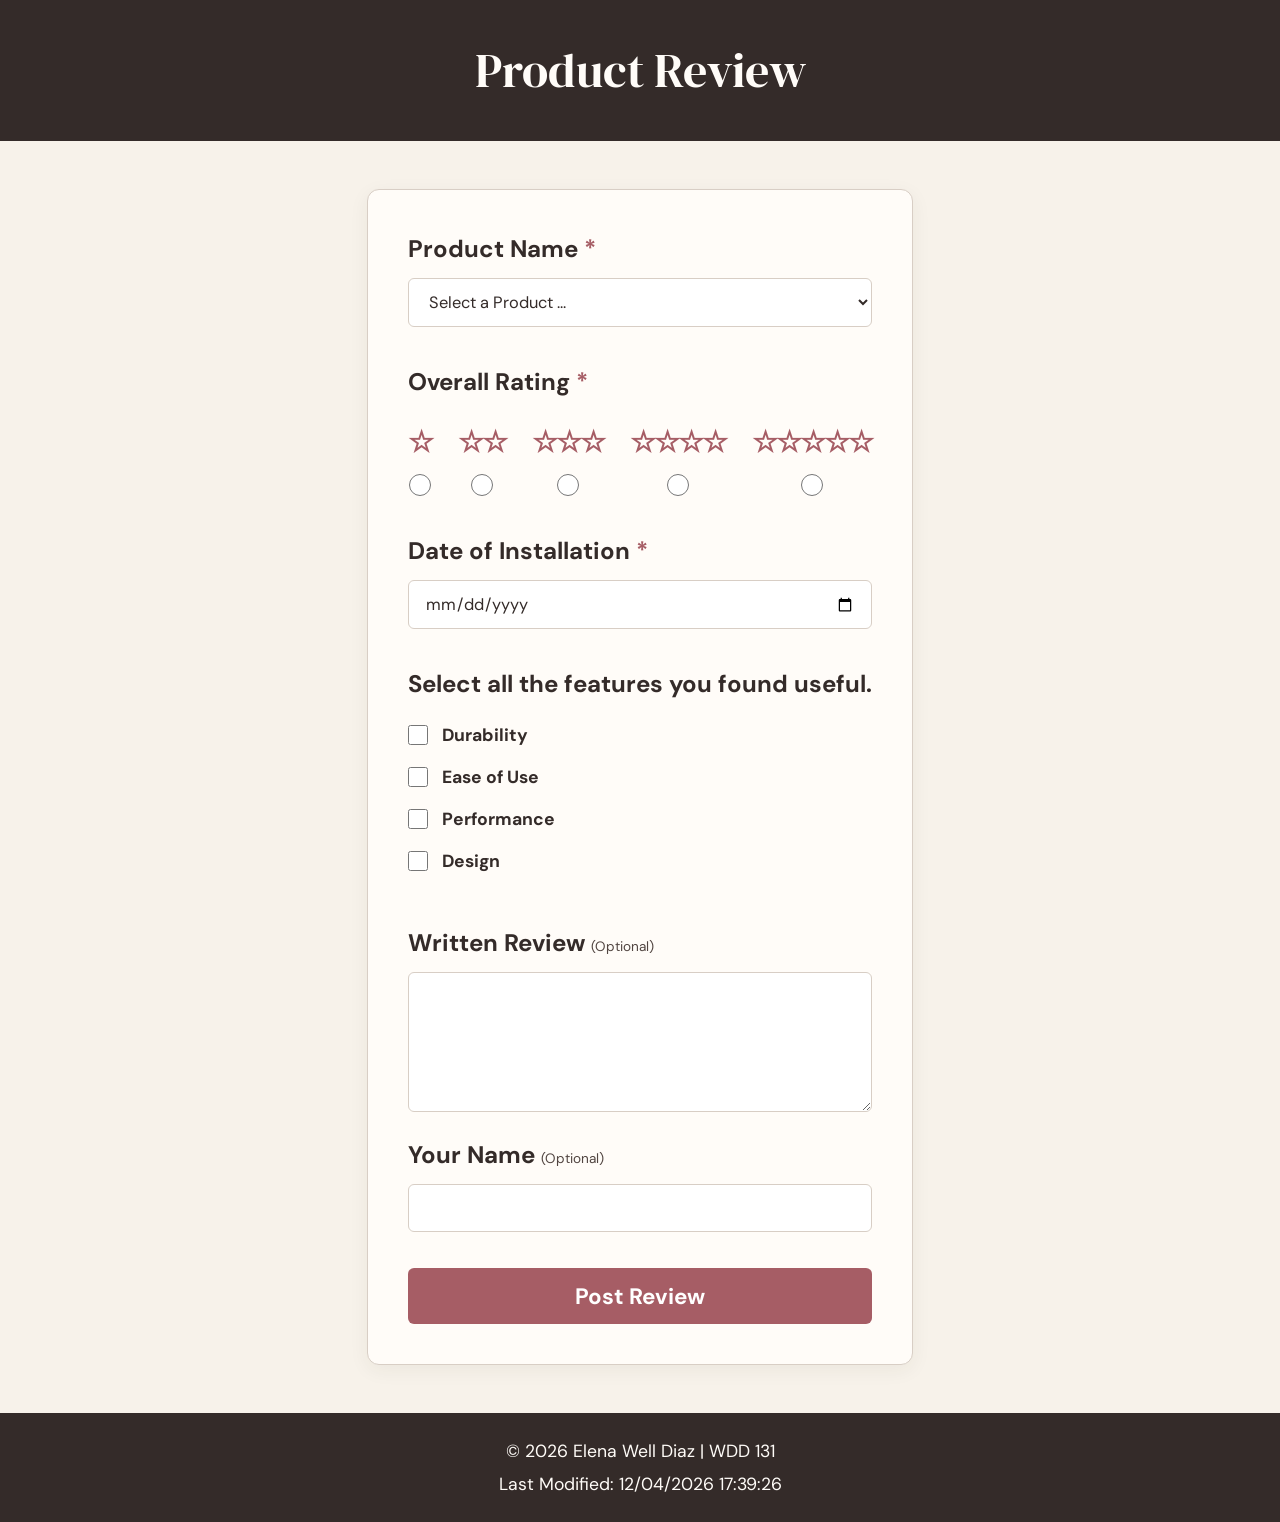
<file: week05/form.html>
<!DOCTYPE html>
<html lang="en">
<head>
    <meta charset="UTF-8">
    <meta name="viewport" content="width=device-width, initial-scale=1.0">
    <meta name="description" content="Share your experience with a product by submitting a review.">
    <meta name="author" content="Elena Well Diaz">

    <title>Product Review | Elena Well Diaz</title>

    <link rel="preconnect" href="https://fonts.googleapis.com">
    <link rel="preconnect" href="https://fonts.gstatic.com" crossorigin>
    <link href="https://fonts.googleapis.com/css2?family=DM+Sans:wght@400;500;600;700&family=DM+Serif+Display&display=swap" rel="stylesheet">

    <link rel="stylesheet" href="styles/form.css">
    <script src="scripts/form.js" defer></script>
</head>

<body>
    <header>
        <h1>Product Review</h1>
    </header>

    <main>
        <form method="get" action="review.html">

            <fieldset>

                <label for="productName">Product Name</label>
                <select id="productName" name="productName" required>
                    <option value="" disabled selected>Select a Product ...</option>
                </select>
            </fieldset>

            <fieldset>
                <legend>Overall Rating</legend>

                <div class="rating-options">
                    <div>
                        <input type="radio" id="rating1" name="rating" value="1" required>
                        <label for="rating1">☆</label>
                    </div>

                    <div>
                        <input type="radio" id="rating2" name="rating" value="2">
                        <label for="rating2">☆☆</label>
                    </div>

                    <div>
                        <input type="radio" id="rating3" name="rating" value="3">
                        <label for="rating3">☆☆☆</label>
                    </div>

                    <div>
                        <input type="radio" id="rating4" name="rating" value="4">
                        <label for="rating4">☆☆☆☆</label>
                    </div>

                    <div>
                        <input type="radio" id="rating5" name="rating" value="5">
                        <label for="rating5">☆☆☆☆☆</label>
                    </div>
                </div>
            </fieldset>

            <fieldset>


                <label for="installationDate">Date of Installation</label>
                <input type="date" id="installationDate" name="installationDate" required>
            </fieldset>

            <fieldset class="features-fieldset">
                <legend>Select all the features you found useful.</legend>

                <div class="feature-option">
                    <input type="checkbox" id="durability" name="features" value="Durability">
                    <label for="durability">Durability</label>
                </div>

                <div class="feature-option">
                    <input type="checkbox" id="easeOfUse" name="features" value="Ease of Use">
                    <label for="easeOfUse">Ease of Use</label>
                </div>

                <div class="feature-option">
                    <input type="checkbox" id="performance" name="features" value="Performance">
                    <label for="performance">Performance</label>
                </div>

                <div class="feature-option">
                    <input type="checkbox" id="design" name="features" value="Design">
                    <label for="design">Design</label>
                </div>
            </fieldset>

            <fieldset>

                <label for="writtenReview">Written Review <span>(Optional)</span></label>
                <textarea id="writtenReview" name="writtenReview" rows="5"></textarea>

                <label for="userName">Your Name <span>(Optional)</span></label>
                <input type="text" id="userName" name="userName">
            </fieldset>

            <input type="submit" value="Post Review">

        </form>
    </main>

    <footer>
        <p>&copy; 2026 Elena Well Diaz | WDD 131</p>
        <p>Last Modified: <span id="lastModified"></span></p>
    </footer>
</body>
</html>
</file>
<file: styles/base.css>
/* Global styles */
*,
*::before,
*::after {
    box-sizing: border-box;
}

:root {
    --color-background: #2B0D16;
    --color-surface: #541D2B;
    --color-text: #F7F0E8;
    --color-accent: #D6B982;
    --font-heading: "DM Serif Display", serif;
    --font-body: "Lato", sans-serif;
}

body {
    margin: 0;
    font-family: var(--font-body);
    background-color: var(--color-background);
    color: var(--color-text);
    line-height: 1.6;
}

header {
    display: flex;
    flex-direction: column;
    align-items: stretch;
    background-color: var(--color-surface);
}

#course-title {
    display: block;
    padding: 1rem 5%;
    font-family: var(--font-heading);
    font-size: 1.4rem;
    color: var(--color-text);
    text-align: center;
}

nav {
    display: flex;
    justify-content: space-around;
    align-items: center;
    gap: 1rem;
    padding: 1rem 5%;
    background-color: #17070C;
    border-top: 1px solid rgb(214 185 130 / 25%);
}

nav a {
    color: var(--color-text);
    text-decoration: none;
    font-size: 1.5rem;
    padding: 0.5rem 0;
    transition: color 250ms ease;
}

nav a:hover {
    color: var(--color-accent);
}

nav a:focus-visible {
    outline: 2px solid var(--color-accent);
    outline-offset: 4px;
}


h1 {
    font-family: var(--font-heading);
    font-size: clamp(2.25rem, 5vw, 3.5rem);
    text-align: center;
    margin: 2.5rem 0;
    color: var(--color-accent);
}
main {
    width: min(90%, 1200px);
    margin: 0 auto 3rem;
    display: grid;
    grid-template-columns: 2fr 1fr;
    gap: 2rem;
}
main h1 {
    grid-column: 1 / -1;
}

.card {
    background-color: var(--color-surface);
    padding: 2rem;
    border: 1px solid rgb(214 185 130 / 25%);
    border-radius: 12px;
    box-shadow: 0 8px 24px rgb(0 0 0 / 15%);
}

.card h2 {
    background-color: #17070C;
    color: var(--color-accent);
    font-family: var(--font-heading);
    font-size: 1.8rem;
    text-align: center;
    margin: -2rem -2rem 1.5rem;
    padding: 1rem;
    border-bottom: 1px solid rgb(214 185 130 / 25%);
    border-radius: 12px 12px 0 0;
}

.card li {
    font-size: 1.3rem;
}


.card a {
    color: var(--color-text);
    text-decoration: none;
    transition: color 250ms ease;
}

.card p {
    font-size: 1.2rem;
}

.card a:hover {
    color: var(--color-accent);
}

.card a:focus-visible {
    outline: 2px solid var(--color-accent);
    outline-offset: 3px;
}

.card h3 {
    text-align: center;
}

.about-layout {
    display: grid;
    grid-template-columns: 2fr 1fr;
    gap: 2rem;
    align-items: center;
}

.about-layout img {
    width: 100%;
    height: auto;
    display: block;
    border-radius: 8px;
}

.country-layout {
    display: grid;
    grid-template-columns: 1fr 2fr;
    gap: 2rem;
    align-items: center;
}

.country-layout figure {
    margin: 0;
}

.country-layout img {
    width: 100%;
    height: auto;
    display: block;
}

/* This is not part of the requirement but I'm going to add this for better experience.*/

@media screen and (max-width: 600px) {
    main {
        grid-template-columns: 1fr;
    }

    .about-layout,
    .country-layout {
        grid-template-columns: 1fr;
    }
}

footer {
    background-color: var(--color-surface);
    color: var(--color-text);
    text-align: center;
    padding: 1.5rem 1rem;
    border-top: 2px solid var(--color-accent);
}

footer p {
    margin: 0.5rem 0;
}

#lastModified {
    color: var(--color-accent);
    font-size: 0.875rem;
}
</file>
<file: styles/form.css>
/*
   1. ROOT & RESET
*/

:root {
    --color-background: #F7F2EA;
    --color-surface: #FFFCF8;
    --color-text: #342B29;
    --color-secondary: #514541;
    --color-primary: #A65D65;
    --color-primary-hover: #854951;
    --color-border: #D8CEC5;

    --font-heading: "DM Serif Display", Georgia, serif;
    --font-body: "DM Sans", Arial, sans-serif;
}

* {
    margin: 0;
    padding: 0;
    box-sizing: border-box;
}

body {
    font-family: var(--font-body);
    background-color: var(--color-background);
    color: var(--color-text);
    line-height: 1.6;

    min-height: 100vh;
    display: flex;
    flex-direction: column;
}


/*
   2. HEADER
*/

header {
    background-color: var(--color-text);
    color: var(--color-surface);
    text-align: center;
    padding: 2rem 1rem;
}

header h1 {
    font-family: var(--font-heading);
    font-size: 2.7rem;
    font-weight: 400;
}

/*
   3. MAIN & FORM CONTAINER
*/

main {
    width: 100%;
    max-width: 800px;
    min-width: 0;
    margin: 2.5rem auto;
    padding: 0 1.25rem;
    flex: 1;
}

form {
    background-color: var(--color-surface);
    padding: 2.25rem;
    border: 1px solid var(--color-border);
    border-radius: 12px;
    box-shadow: 0 5px 20px rgba(52, 43, 41, 0.06);
}

/*
   4. FIELD GROUPS
*/

fieldset {
    border: none;
    margin-bottom: 2.25rem;
    min-width: 0;
}

legend {
    font-size: 1.5rem;
    font-weight: 700;
    margin-bottom: 1.1rem;
}

label {
    display: block;
    font-size: 1.5rem;
    font-weight: 700;
    margin-bottom: 0.6rem;
}

label span {
    font-size: 0.85rem;
    font-weight: 400;
    color: var(--color-secondary);
}


/* Required field indicators */

label[for="productName"]::after,
label[for="installationDate"]::after,
fieldset:has(input[name="rating"][required]) legend::after {
    content: " *";
    color: var(--color-primary);
    font-weight: 700;
}

label[for="userName"] {
    margin-top: 1.5rem;
}


/*
   5. FORM CONTROLS
*/

select,
input[type="date"],
input[type="text"],
textarea {
    display: block;
    width: 100%;
    min-height: 48px;
    padding: 0.75rem 1rem;
    border: 1px solid var(--color-border);
    border-radius: 6px;
    background-color: #FFFFFF;
    color: var(--color-text);
    font-family: var(--font-body);
    font-size: 1.025rem;
}

textarea {
    min-height: 140px;
    resize: vertical;
}

select:focus,
input:focus,
textarea:focus {
    outline: 2px solid var(--color-primary);
    outline-offset: 2px;
}

/*
   6. OVERALL RATING
*/

.rating-options {
    display: flex;
    flex-wrap: wrap;
    justify-content: space-between;
    align-items: center;
    gap: 0.5rem;
    text-align: center;
}

.rating-options div {
    display: flex;
    flex-direction: column;
    align-items: center;
}

.rating-options label {
    order: 1;
    color: var(--color-primary);
    font-size: 1.8rem;
    cursor: pointer;
    letter-spacing: -2px;
}

.rating-options input {
    order: 2;
    accent-color: var(--color-primary);
    width: 22px;
    height: 22px;
    cursor: pointer;
}

/*
   7. USEFUL FEATURES
*/

.feature-option {
    display: flex;
    align-items: center;
    gap: 0.85rem;
    margin-bottom: 0.85rem;
}

.feature-option input {
    width: 20px;
    height: 20px;
    accent-color: var(--color-primary);
    cursor: pointer;
}

.feature-option label {
    margin: 0;
    font-size: 1.1rem;
    font-weight: 700;
    cursor: pointer;
}


/*
   8. SUBMIT BUTTON
*/

input[type="submit"] {
    display: block;
    width: 100%;
    min-height: 52px;
    padding: 0.85rem 1rem;
    border: none;
    border-radius: 6px;
    background-color: var(--color-primary);
    color: #FFFFFF;
    font-family: var(--font-body);
    font-size: 1.4rem;
    font-weight: 700;
    cursor: pointer;
    transition: background-color 0.2s ease;
}

input[type="submit"]:hover {
    background-color: var(--color-primary-hover);
}

input[type="submit"]:focus-visible {
    outline: 3px solid var(--color-text);
    outline-offset: 3px;
}

/*
   9. FOOTER
*/

footer {
    background-color: var(--color-text);
    color: var(--color-surface);
    text-align: center;
    padding: 1.5rem 1rem;
    font-size: 1.1rem;
}

footer p + p {
    margin-top: 0.25rem;
}

/*
   10. RESPONSIVE DESIGN
*/

@media screen and (min-width: 600px) {
    header h1 {
        font-size: 3rem;
    }

    main {
        margin: 3rem auto;
    }

    form {
        padding: 2.5rem;
    }
}


/*
   11. REVIEW CONFIRMATION
*/

.confirmation {
    text-align: center;
    padding: 2rem 1rem;
}

.confirmation h2 {
    font-family: var(--font-heading);
    font-size: 2.5rem;
    margin-bottom: 1.2rem;
}

.confirmation p {
    font-size: 1.5rem;
    margin-bottom: 1.2rem;
}

.confirmation strong {
    color: var(--color-primary);
    font-size: 1.8rem;
}

.confirmation a {
    display: inline-block;
    margin-top: 1rem;
    padding: 1rem 2rem;
    background-color: var(--color-primary);
    color: #FFFFFF;
    font-size: 1.2rem;
    text-decoration: none;
    font-weight: 700;
    border-radius: 6px;
}

.confirmation a:hover {
    background-color: var(--color-primary-hover);
}

.confirmation a:focus-visible {
    outline: 3px solid var(--color-text);
    outline-offset: 3px;
}
</file>
<file: project/styles/siteplan.css>
/* 
   POLE POSITION 2026
   Website Planning Document
   Gotham Noir + Gotham Gold
*/

/* COLOR VARIABLES */

:root {
    --obsidian: #101216;
    --graphite: #242830;
    --gunmetal: #414750;
    --steel: #AEB4BC;
    --mist: #E7E8E8;
    --arctic: #F5F5F2;
    --gold: #F2C94C;
    --antique-gold: #C49A32;

    --text-dark: #202329;
    --text-light: #F5F5F2;

    --heading-font: "Oswald", sans-serif;
    --body-font: "Inter", sans-serif;
}

/*  RESET AND BASE  */

* {
    margin: 0;
    padding: 0;
    box-sizing: border-box;
}

body {
    font-family: var(--body-font);
    background-color: var(--arctic);
    color: var(--text-dark);
    line-height: 1.7;
}

img {
    display: block;
    max-width: 100%;
}

a {
    color: inherit;
}

/* HEADER  */

.site-header {
    background-color: var(--obsidian);
    color: var(--text-light);
    padding: 2.5rem 5%;
    display: flex;
    align-items: center;
    gap: 1.75rem;
    border-bottom: 4px solid var(--gold);
}

.brand-mark {
    width: 100px;
    height: 100px;
    flex-shrink: 0;
    display: grid;
    place-items: center;
    border: 2px solid var(--gold);
    border-radius: 50%;
    color: var(--text-light);
    font-family: var(--heading-font);
    font-size: 2rem;
    font-weight: 700;
    letter-spacing: -2px;
}

.brand-mark span,
.site-header h1 span {
    color: var(--gold);
}

.header-content {
    min-width: 0;
}

.document-label {
    color: var(--steel);
    text-transform: uppercase;
    letter-spacing: 3px;
    font-size: 0.8rem;
    font-weight: 600;
}

.site-header h1 {
    font-family: var(--heading-font);
    font-size: clamp(2rem, 5vw, 3.5rem);
    line-height: 1.2;
    letter-spacing: 1px;
}

.site-header h1 small {
    color: var(--gold);
    font-family: var(--body-font);
    font-size: 0.4em;
    font-weight: 500;
    letter-spacing: 3px;
    vertical-align: middle;
}

.header-tagline {
    color: var(--steel);
    font-size: 0.9rem;
    margin-top: 0.4rem;
    letter-spacing: 1px;
}

/* MAIN CONTENT  */

main {
    width: min(1100px, 90%);
    margin: 0 auto;
    padding: 3rem 0 4rem;
}

.plan-section {
    margin-bottom: 3.5rem;
}

.plan-section h2 {
    display: table;
    font-family: var(--heading-font);
    color: var(--obsidian);
    font-size: 2rem;
    font-weight: 600;
    margin-bottom: 1.25rem;
    padding-bottom: 0.35rem;
    border-bottom: 4px solid var(--gold);
}

.plan-section p {
    margin-bottom: 0.9rem;
    font-size: 1rem;
}

.plan-section strong {
    font-weight: 700;
}

.gold-text {
    color: var(--antique-gold);
}

.plan-section ul {
    padding-left: 1.5rem;
}

.plan-section li {
    padding-left: 0.3rem;
    margin-bottom: 0.65rem;
}

/*COLOR PALETTE */

.color-palette {
    display: grid;
    grid-template-columns: repeat(4, 1fr);
    gap: 1rem;
    margin-top: 1.5rem;
}

.color-card {
    overflow: hidden;
    border: 1px solid #D4D4CE;
    border-radius: 9px;
    background-color: #FFFFFF;
    box-shadow: 0 2px 6px rgb(16 18 22 / 5%);
}

.color-swatch {
    height: 85px;
    border-bottom: 1px solid rgb(16 18 22 / 8%);
}

.color-info {
    padding: 0.75rem;
}

.color-info strong {
    display: block;
    font-family: var(--body-font);
    font-size: 0.9rem;
}

.color-info p {
    color: #555B63;
    font-size: 0.8rem;
    line-height: 1.5;
    margin: 0.2rem 0 0;
}

/* Individual palette colors */

.obsidian {
    background-color: var(--obsidian);
}

.graphite {
    background-color: var(--graphite);
}

.gunmetal {
    background-color: var(--gunmetal);
}

.steel {
    background-color: var(--steel);
}

.mist {
    background-color: var(--mist);
}

.arctic {
    background-color: var(--arctic);
}

.gold {
    background-color: var(--gold);
}

.antique {
    background-color: var(--antique-gold);
}


/* TYPOGRAPHY */

.font-sample {
    padding: 1.5rem;
    margin: 1rem 0;
    background-color: #FFFFFF;
    border-left: 4px solid var(--gold);
    border-radius: 0 8px 8px 0;
}

.plan-section .font-sample .font-role {
    color: #626873;
    text-transform: uppercase;
    letter-spacing: 1.5px;
    font-size: 0.75rem;
    font-weight: 700;
    margin-bottom: 0.7rem;
}

.plan-section .font-sample .oswald-sample {
    font-family: var(--heading-font);
    font-size: clamp(1.7rem, 4vw, 2.5rem);
    font-weight: 600;
    letter-spacing: 1px;
    line-height: 1.3;
}

.plan-section .font-sample .inter-sample {
    font-family: var(--body-font);
    font-size: 1rem;
    line-height: 1.8;
}

/* WIREFRAMES */

.wireframe-container {
    display: grid;
    grid-template-columns: 1fr 1fr;
    align-items: start;
    gap: 2rem;
    margin-top: 2rem;
}

.wireframe-example h3 {
    font-family: var(--heading-font);
    font-size: 1.4rem;
    color: var(--graphite);
    margin-bottom: 1rem;
}

.mobile-wireframe,
.desktop-wireframe {
    border: 2px solid var(--gunmetal);
    border-radius: 10px;
    overflow: hidden;
    background-color: #FFFFFF;
    color: var(--text-dark);
    font-size: 0.7rem;
    text-align: center;
}

.mobile-wireframe {
    width: min(100%, 280px);
    margin: 0 auto;
}

.desktop-wireframe {
    width: 100%;
}

.wf-header {
    background-color: var(--obsidian);
    color: var(--text-light);
    padding: 1rem;
    display: flex;
    justify-content: space-between;
    align-items: center;
    gap: 0.5rem;
    font-family: var(--heading-font);
    font-weight: 600;
    letter-spacing: 0.5px;
}

.wf-hero {
    min-height: 180px;
    padding: 1.5rem 1rem;
    display: flex;
    flex-direction: column;
    justify-content: center;
    align-items: center;
    gap: 0.6rem;
    background-color: var(--graphite);
    color: var(--text-light);
}

.wf-hero strong {
    color: var(--gold);
    font-family: var(--heading-font);
    font-size: 1.5rem;
}

.wf-button {
    background-color: var(--gold);
    color: var(--obsidian);
    padding: 0.4rem 1rem;
    font-weight: 700;
    border-radius: 3px;
    margin-top: 0.3rem;
}

.wf-section {
    padding: 1.2rem 1rem;
    display: flex;
    flex-direction: column;
    gap: 0.5rem;
    border-bottom: 1px solid #D8DADD;
}

.wf-section strong {
    font-family: var(--heading-font);
    font-size: 1.1rem;
    color: var(--obsidian);
}

.wf-card {
    padding: 1rem;
    margin-top: 0.4rem;
    background-color: var(--mist);
    border: 1px dashed var(--gunmetal);
    color: var(--gunmetal);
    font-weight: 600;
}

.wf-columns {
    display: grid;
    grid-template-columns: 1fr 1fr;
}

.wf-columns .wf-section {
    min-width: 0;
}

.wf-footer {
    padding: 1rem;
    background-color: var(--obsidian);
    color: var(--steel);
    font-weight: 600;
    letter-spacing: 1px;
}


/*DOCUMENT FOOTER */

.site-footer {
    position: relative;
    padding: 2.5rem 5% 1.5rem;
    background-color: var(--obsidian);
    color: var(--steel);
    text-align: center;
    border-top: 3px solid var(--gold);
}

.site-footer::before {
    content: "POLE POSITION.";
    display: block;
    margin-bottom: 0.75rem;
    color: var(--text-light);
    font-family: var(--heading-font);
    font-size: 1.5rem;
    font-weight: 600;
    letter-spacing: 2px;
}

.site-footer p {
    margin: 0.35rem 0;
    font-size: 0.8rem;
    line-height: 1.6;
}

.site-footer #currentyear {
    color: var(--gold);
    font-weight: 700;
}

.site-footer #lastModified {
    margin-top: 0.75rem;
    color: var(--antique-gold);
    font-size: 0.72rem;
}

@media screen and (max-width: 420px) {
    .site-footer {
        padding: 2rem 5% 1.25rem;
    }

    .site-footer::before {
        font-size: 1.3rem;
    }
}

/*  RESPONSIVE DESIGN  */

@media screen and (max-width: 750px) {
    .site-header {
        padding: 2rem 5%;
        gap: 1rem;
    }

    .brand-mark {
        width: 75px;
        height: 75px;
        font-size: 1.6rem;
    }

    .document-label {
        font-size: 0.65rem;
        letter-spacing: 2px;
    }

    .site-header h1 {
        font-size: clamp(1.7rem, 6vw, 2.5rem);
    }

    main {
        width: 90%;
        padding-top: 2.5rem;
    }

    .color-palette {
        grid-template-columns: repeat(2, 1fr);
    }

    .wireframe-container {
        grid-template-columns: 1fr;
    }

    .desktop-wireframe {
        font-size: 0.65rem;
    }
}

@media screen and (max-width: 420px) {
    .site-header {
        align-items: flex-start;
        flex-direction: column;
    }

    .brand-mark {
        width: 60px;
        height: 60px;
        font-size: 1.4rem;
    }

    .plan-section h2 {
        font-size: 1.7rem;
    }

    .color-palette {
        gap: 0.65rem;
    }

    .color-swatch {
        height: 65px;
    }

    .color-info {
        padding: 0.6rem;
    }

    .color-info p {
        font-size: 0.72rem;
    }

    .wf-columns {
        grid-template-columns: 1fr;
    }
}
</file>
<file: week01/styles/layout.css>
* {
    margin: 0;
    padding: 0;
    box-sizing: border-box;
}

/* Header */

header {
    background-color: #303030;
    color: white;
    padding: 20px;
    height: 120px;
}


/* Navigation bar */
nav {
    background-color: black;
}

nav ul {
    display: flex;
    justify-content: space-around;
    align-items: center;
    list-style: none;
    height: 62px;
}

nav a {
    color: white;
    text-decoration: none;
    font-family: Arial, sans-serif;
    font-size: 18px;
}



/* Main content and aside */
.content {
    display: grid;
    grid-template-columns: 72.5% 27.5%;
    min-height: 325px;
}

main {
    background-color: #cccccc;
    padding: 20px;
    font-size: 20px;
}

aside {
    background-color: white;
    padding: 20px;
    font-size: 20px;
}


/* Footer */
footer {
    background-color: #303030;
    color: white;
    text-align: center;
    padding: 20px;
    min-height: 206px;
}
</file>
<file: week02/styles/media-query.css>
* {
    box-sizing: border-box;
}

body {
    font-family: 'Roboto', sans-serif;
}

header,
main,
footer {
    max-width: 640px;
    margin: 1rem auto;
    border: 1px solid #D5DEE5;
    padding: 1.5rem;
    background-color: #EAF0F5;
}

main {
    display: grid;
    grid-template-columns: 1fr;
    gap: 1.5rem;
}

section {
    padding: 1rem;
    background-color: #FFFFFF;
}
</file>
<file: week02/styles/media-query-large.css>
@media screen and (min-width: 640px) {
    main {
        grid-template-columns: 1fr 1fr;
    }
}
</file>
<file: week02/styles/temples.css>
* {
    box-sizing: border-box;
    margin: 0;
    padding: 0;
}

:root {
    --ivory: #F5F1E8;
    --stone: #D8CBB8;
    --olive: #85866A;
    --charcoal: #45483C;
    --gold: #B69A70;
}

body {
    font-family: 'Lato', sans-serif;
    background-color: var(--ivory);
    color: var(--charcoal);
    line-height: 1.6;
}

header {
    background-color: var(--charcoal);
    color: var(--ivory);
    padding: 1.5rem 5%;
    display: flex;
    flex-wrap: wrap;
    justify-content: space-between;
    align-items: center;
}

header h1 {
    font-family: 'DM Serif Display', serif;
    font-size: 2rem;
    font-weight: 400;
}

#menu-button {
    background: none;
    border: none;
    color: var(--ivory);
    font-size: 2rem;
    cursor: pointer;
}

nav {
    display: none;
    width: 100%;
}

nav.open {
    display: block;
}

nav ul {
    list-style: none;
    display: flex;
    flex-direction: column;
    text-align: center;
}

nav a {
    display: block;
    color: var(--ivory);
    text-decoration: none;
    padding: 0.8rem;
    font-size: 1.1rem;
}

nav a:hover {
    background-color: var(--olive);
    color: white;
}

main {
    max-width: 1200px;
    margin: 0 auto;
    padding: 3rem 1.5rem;
}

main h2 {
    font-family: 'DM Serif Display', serif;
    font-size: 2.5rem;
    font-weight: 400;
    text-align: center;
}

main > p {
    text-align: center;
    margin-bottom: 2.5rem;
    color: var(--charcoal);
}

.temple-gallery {
    display: grid;
    grid-template-columns: 1fr;
    gap: 2rem;
}

figure {
    background-color: white;
    padding: 0.8rem;
    text-align: center;
    box-shadow: 0 3px 12px rgba(0, 0, 0, 0.08);
}

figure img {
    display: block;
    width: 100%;
    aspect-ratio: 4 / 3;
    object-fit: cover;
}

figcaption {
    padding: 1rem 0.5rem 0.5rem;
    font-family: 'DM Serif Display', serif;
    font-size: 1.2rem;
}

footer {
    background-color: var(--charcoal);
    color: var(--ivory);
    text-align: center;
    padding: 1.5rem;
    margin-top: 2rem;
}

/* Keyboard accessibility */
nav a:focus-visible,
#menu-button:focus-visible {
    outline: 3px solid var(--gold);
    outline-offset: 3px;
}
</file>
<file: week02/styles/temples-large.css>
@media screen and (min-width: 768px) {
    #menu-button {
        display: none;
    }

    nav {
        display: block;
        width: auto;
    }

    nav ul {
        flex-direction: row;
        gap: 0.5rem;
    }

    .temple-gallery {
        grid-template-columns: repeat(3, 1fr);
    }
}
</file>
<file: week03/styles/design.css>
body {
    font-family: Roboto, helvetica, sans-serif;
}

header,
main,
footer {
    max-width: 760px;
    margin: 0 auto;
}

.banner {
    padding: 1rem;
    background-color: #eee;
    text-align: center;
}

h1 {
    border-bottom: 1px solid rgba(0, 0, 0, 0.1);
}

main {
    display: grid;
    grid-template-columns: 1fr 1fr;
}

h2 {
    color: navy;
    text-align: left;
    grid-column: 1 / 3;
}

article p {
    text-align: justify;
}

.callout {
    color: #fff;
    background-color: #702963;
    padding: 1rem;
}

footer {
    margin-top: 1rem;
    border-top: 1px solid rgba(0, 0, 0, 0.1);
    font-size: smaller;
    text-align: left;
}
</file>
<file: week03/styles/place.css>
/* 
   CSS RESET & GLOBAL STYLES
 */


:root {
    /* Color palette */
    --color-background: #F5F0E6;
    --color-surface: #FFFCF6;
    --color-primary: #343A32;
    --color-secondary: #626B50;
    --color-accent: #A58B68;
    --color-text: #292D28;

    /* Typography */
    --font-heading: Georgia, serif;
    --font-body: Arial, sans-serif;

    /* Spacing */
    --spacing-small: 0.75rem;
    --spacing-medium: 1.5rem;
    --spacing-large: 2.5rem;
}


* {
    margin: 0;
    padding: 0;
    box-sizing: border-box;
}

body {
    font-family: var(--font-body);
    background-color: var(--color-background);
    color: var(--color-text);
    line-height: 1.6;
}

h1,
h2 {
    font-family: var(--font-heading);
    color: var(--color-primary);
}

img {
    display: block;
    max-width: 100%;
    height: auto;
}


/* 
   HEADER
 */

header {
    text-align: center;
    padding: var(--spacing-large) var(--spacing-medium);
}

header h1 {
    font-size: 2.2rem;
    margin-bottom: var(--spacing-small);
}

header h2 {
    font-size: 1.25rem;
    font-weight: normal;
    color: var(--color-secondary);
    margin-bottom: var(--spacing-small);
}

header p {
    max-width: 38rem;
    margin: 0 auto;
}

/*
   HERO
*/

.hero {
    width: 100%;
    overflow: hidden;
}

.hero picture {
    display: block;
    width: 100%;
}

.hero img {
    display: block;
    width: 100%;
    height: 550px;
    object-fit: cover;
    object-position: center;
}

/* MOBILE */
@media (max-width: 600px) {
    .hero img {
        height: 350px;
    }
}
/*
   DATA & WEATHER SECTIONS
*/

.data,
.weather {
    background-color: var(--color-surface);
    margin: var(--spacing-medium);
    padding: var(--spacing-large);
    border-radius: 8px;
    box-shadow: 0 4px 18px rgba(41, 45, 40, 0.10);
}

.data h2,
.weather h2 {
    font-size: 1.6rem;
    text-align: center;
    color: var(--color-primary);
    margin-bottom: var(--spacing-medium);
    padding-bottom: var(--spacing-small);
    border-bottom: 2px solid var(--color-accent);
}

/* INFORMATION LISTS */

.data ul,
.weather ul {
    list-style: none;
}

.data li,
.weather li {
    display: flex;
    justify-content: space-between;
    gap: 1rem;
    padding: 0.75rem 0;
    border-bottom: 1px solid #E5DED1;
}

.data li:last-child,
.weather li:last-child {
    border-bottom: none;
}

.data strong,
.weather strong {
    color: var(--color-secondary);
}

/* WEATHER ICON */

.weather-icon {
    display: block;
    width: 90px;
    height: 90px;
    object-fit: contain;
    margin: 0 auto var(--spacing-medium);
}

/*
   FOOTER
*/

footer {
    background-color: var(--color-primary);
    color: var(--color-surface);
    text-align: center;
    padding: var(--spacing-large) var(--spacing-medium);
    margin-top: var(--spacing-large);

    display: flex;
    flex-direction: column;
    align-items: center;
    justify-content: center;
    gap: var(--spacing-small);

    font-size: 0.875rem;
}

footer p {
    margin: 0;
}

/*
   DESKTOP LAYOUT
*/

@media (min-width: 900px) {

    main {
        position: relative;
        min-height: 650px;
    }

    .hero img {
        height: 650px;
    }

    .data,
    .weather {
        position: absolute;
        top: 2rem;
        width: min(38%, 380px);
        margin: 0;
        padding: var(--spacing-medium);
        z-index: 1;
    }

    .data {
        left: 4%;
    }

    .weather {
        right: 4%;
    }

    /* Weather icon requirements */
    .weather-icon {
        display: none;
    }

    .weather h2::after {
    content: " ⛅";
    }
}
</file>
<file: week05/styles/form.css>
/*
   1. ROOT & RESET
*/

:root {
    --color-background: #F7F2EA;
    --color-surface: #FFFCF8;
    --color-text: #342B29;
    --color-secondary: #514541;
    --color-primary: #A65D65;
    --color-primary-hover: #854951;
    --color-border: #D8CEC5;

    --font-heading: "DM Serif Display", Georgia, serif;
    --font-body: "DM Sans", Arial, sans-serif;
}

* {
    margin: 0;
    padding: 0;
    box-sizing: border-box;
}

body {
    font-family: var(--font-body);
    background-color: var(--color-background);
    color: var(--color-text);
    line-height: 1.6;

    min-height: 100vh;
    display: flex;
    flex-direction: column;
}


/*
   2. HEADER
*/

header {
    background-color: var(--color-text);
    color: var(--color-surface);
    text-align: center;
    padding: 2rem 1rem;
}

header h1 {
    font-family: var(--font-heading);
    font-size: 2.7rem;
    font-weight: 400;
}

/*
   3. MAIN & FORM CONTAINER
*/

main {
    max-width: 800px;
    margin: 2.5rem auto;
    padding: 0 1.25rem;
    flex: 1;
}

form {
    background-color: var(--color-surface);
    padding: 2.25rem;
    border: 1px solid var(--color-border);
    border-radius: 12px;
    box-shadow: 0 5px 20px rgba(52, 43, 41, 0.06);
}

/*
   4. FIELD GROUPS
*/

fieldset {
    border: none;
    margin-bottom: 2.25rem;
    min-width: 0;
}

legend {
    font-size: 1.5rem;
    font-weight: 700;
    margin-bottom: 1.1rem;
}

label {
    display: block;
    font-size: 1.5rem;
    font-weight: 700;
    margin-bottom: 0.6rem;
}

label span {
    font-size: 0.85rem;
    font-weight: 400;
    color: var(--color-secondary);
}


/* Required field indicators */

label[for="productName"]::after,
label[for="installationDate"]::after,
fieldset:has(input[name="rating"][required]) legend::after {
    content: " *";
    color: var(--color-primary);
    font-weight: 700;
}

label[for="userName"] {
    margin-top: 1.5rem;
}


/*
   5. FORM CONTROLS
*/

select,
input[type="date"],
input[type="text"],
textarea {
    display: block;
    width: 100%;
    min-height: 48px;
    padding: 0.75rem 1rem;
    border: 1px solid var(--color-border);
    border-radius: 6px;
    background-color: #FFFFFF;
    color: var(--color-text);
    font-family: var(--font-body);
    font-size: 1.025rem;
}

textarea {
    min-height: 140px;
    resize: vertical;
}

select:focus,
input:focus,
textarea:focus {
    outline: 2px solid var(--color-primary);
    outline-offset: 2px;
}

/*
   6. OVERALL RATING
*/

.rating-options {
    display: flex;
    justify-content: space-between;
    align-items: center;
    gap: 0.5rem;
    text-align: center;
}

.rating-options div {
    display: flex;
    flex-direction: column;
    align-items: center;
}

.rating-options label {
    order: 1;
    color: var(--color-primary);
    font-size: 1.8rem;
    cursor: pointer;
    letter-spacing: -2px;
}

.rating-options input {
    order: 2;
    accent-color: var(--color-primary);
    width: 22px;
    height: 22px;
    cursor: pointer;
}

/*
   7. USEFUL FEATURES
*/

.feature-option {
    display: flex;
    align-items: center;
    gap: 0.85rem;
    margin-bottom: 0.85rem;
}

.feature-option input {
    width: 20px;
    height: 20px;
    accent-color: var(--color-primary);
    cursor: pointer;
}

.feature-option label {
    margin: 0;
    font-size: 1.1rem;
    font-weight: 700;
    cursor: pointer;
}


/*
   8. SUBMIT BUTTON
*/

input[type="submit"] {
    display: block;
    width: 100%;
    min-height: 52px;
    padding: 0.85rem 1rem;
    border: none;
    border-radius: 6px;
    background-color: var(--color-primary);
    color: #FFFFFF;
    font-family: var(--font-body);
    font-size: 1.4rem;
    font-weight: 700;
    cursor: pointer;
    transition: background-color 0.2s ease;
}

input[type="submit"]:hover {
    background-color: var(--color-primary-hover);
}

input[type="submit"]:focus-visible {
    outline: 3px solid var(--color-text);
    outline-offset: 3px;
}

/*
   9. FOOTER
*/

footer {
    background-color: var(--color-text);
    color: var(--color-surface);
    text-align: center;
    padding: 1.5rem 1rem;
    font-size: 1.1rem;
}

footer p + p {
    margin-top: 0.25rem;
}

/*
   10. RESPONSIVE DESIGN
*/

@media screen and (min-width: 600px) {
    header h1 {
        font-size: 3rem;
    }

    main {
        margin: 3rem auto;
    }

    form {
        padding: 2.5rem;
    }
}


/*
   11. REVIEW CONFIRMATION
*/

.confirmation {
    text-align: center;
    padding: 2rem 1rem;
}

.confirmation h2 {
    font-family: var(--font-heading);
    font-size: 2.5rem;
    margin-bottom: 1.2rem;
}

.confirmation p {
    font-size: 1.5rem;
    margin-bottom: 1.2rem;
}

.confirmation strong {
    color: var(--color-primary);
    font-size: 1.8rem;
}

.confirmation a {
    display: inline-block;
    margin-top: 1rem;
    padding: 1rem 2rem;
    background-color: var(--color-primary);
    color: #FFFFFF;
    font-size: 1.2rem;
    text-decoration: none;
    font-weight: 700;
    border-radius: 6px;
}

.confirmation a:hover {
    background-color: var(--color-primary-hover);
}

.confirmation a:focus-visible {
    outline: 3px solid var(--color-text);
    outline-offset: 3px;
}
</file>
